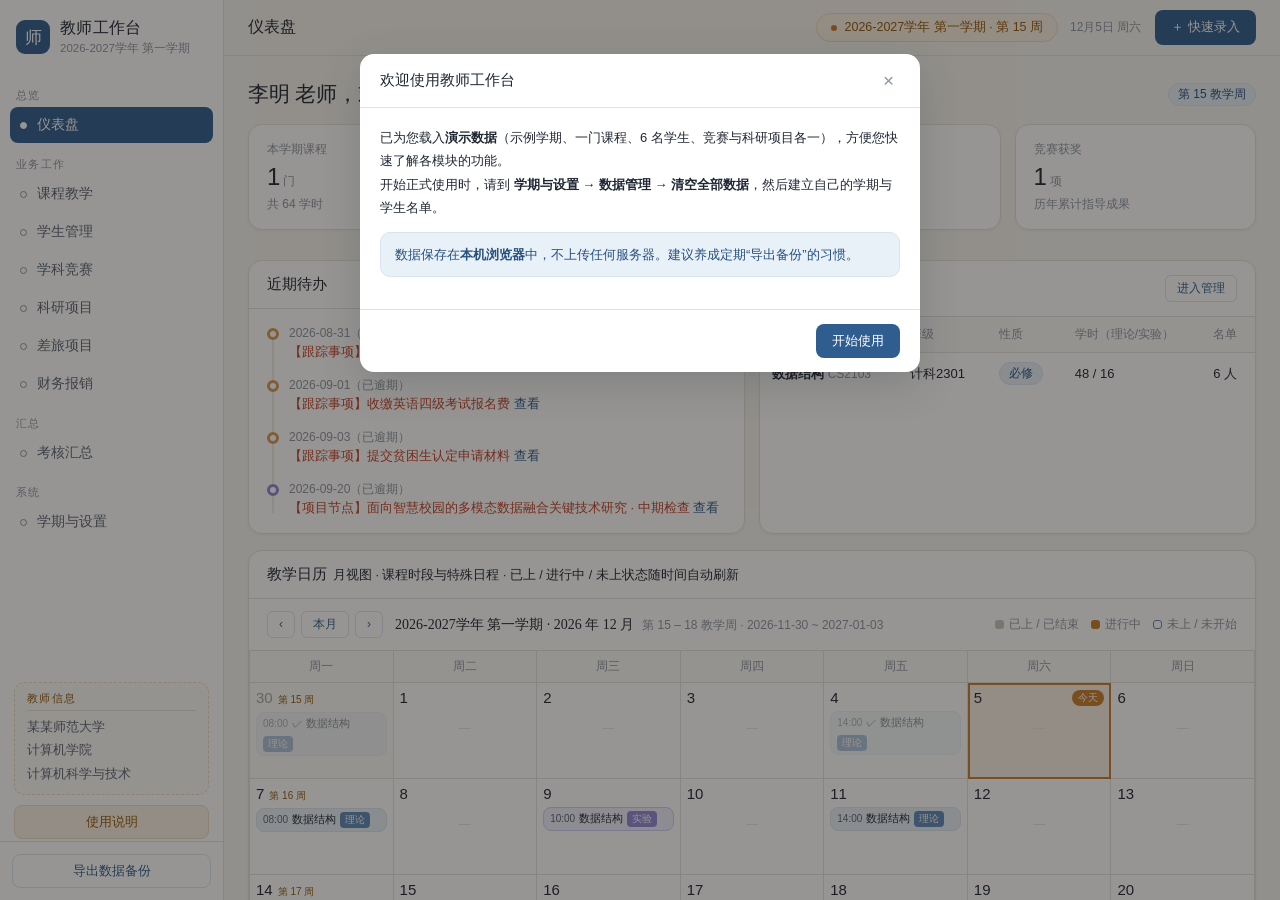
<file: index.html>
<!DOCTYPE html>
<html lang="zh-CN">
<head>
<meta charset="UTF-8">
<meta name="viewport" content="width=device-width, initial-scale=1">
<title>高校教师工作台</title>
<link rel="stylesheet" href="style.css?v=20260928">
</head>
<body>
<div id="app">
  <aside id="sidebar">
    <div class="brand">
      <div class="brand-mark">师</div>
      <div class="brand-text">
        <div class="brand-name">教师工作台</div>
        <div class="brand-sub" id="brandTerm">未设置学期</div>
      </div>
    </div>
    <nav id="nav"></nav>
    <div id="sidebar-info"></div>
    <div id="sidebar-guide">
      <button class="btn btn-light btn-block" data-action="guide">使用说明</button>
    </div>
    <div class="sidebar-foot">
      <button class="btn btn-light btn-block" data-action="backup">导出数据备份</button>
    </div>
  </aside>
  <main id="main">
    <header id="topbar">
      <div id="topbar-title">仪表盘</div>
      <div id="topbar-info"></div>
      <div id="topbar-actions">
        <button class="btn" data-action="quick-add" title="六类高频录入入口，30 秒内完成">＋ 快速录入</button>
      </div>
    </header>
    <div id="view"></div>
  </main>
</div>
<div id="modal-root"></div>
<div id="toast-root"></div>
<script src="js/data.js?v=20260928"></script>
<script src="js/ui.js?v=20260928"></script>
<script src="js/dashboard.js?v=20260928"></script>
<script src="js/settings.js?v=20260928"></script>
<script src="js/courses.js?v=20260928"></script>
<script src="js/students.js?v=20260928"></script>
<script src="js/competitions.js?v=20260928"></script>
<script src="js/projects.js?v=20260928"></script>
<script src="js/ocr.js?v=20260928"></script>
<script src="js/receipts.js?v=20260928"></script>
<script src="js/xlsx.js?v=20260928"></script>
<script src="js/trips.js?v=20260928"></script>
<script src="js/finance.js?v=20260928"></script>
<script src="js/guide.js?v=20260928"></script>
<script src="js/summary.js?v=20260928"></script>
<script src="js/main.js?v=20260928"></script>
</body>
</html>
</file>
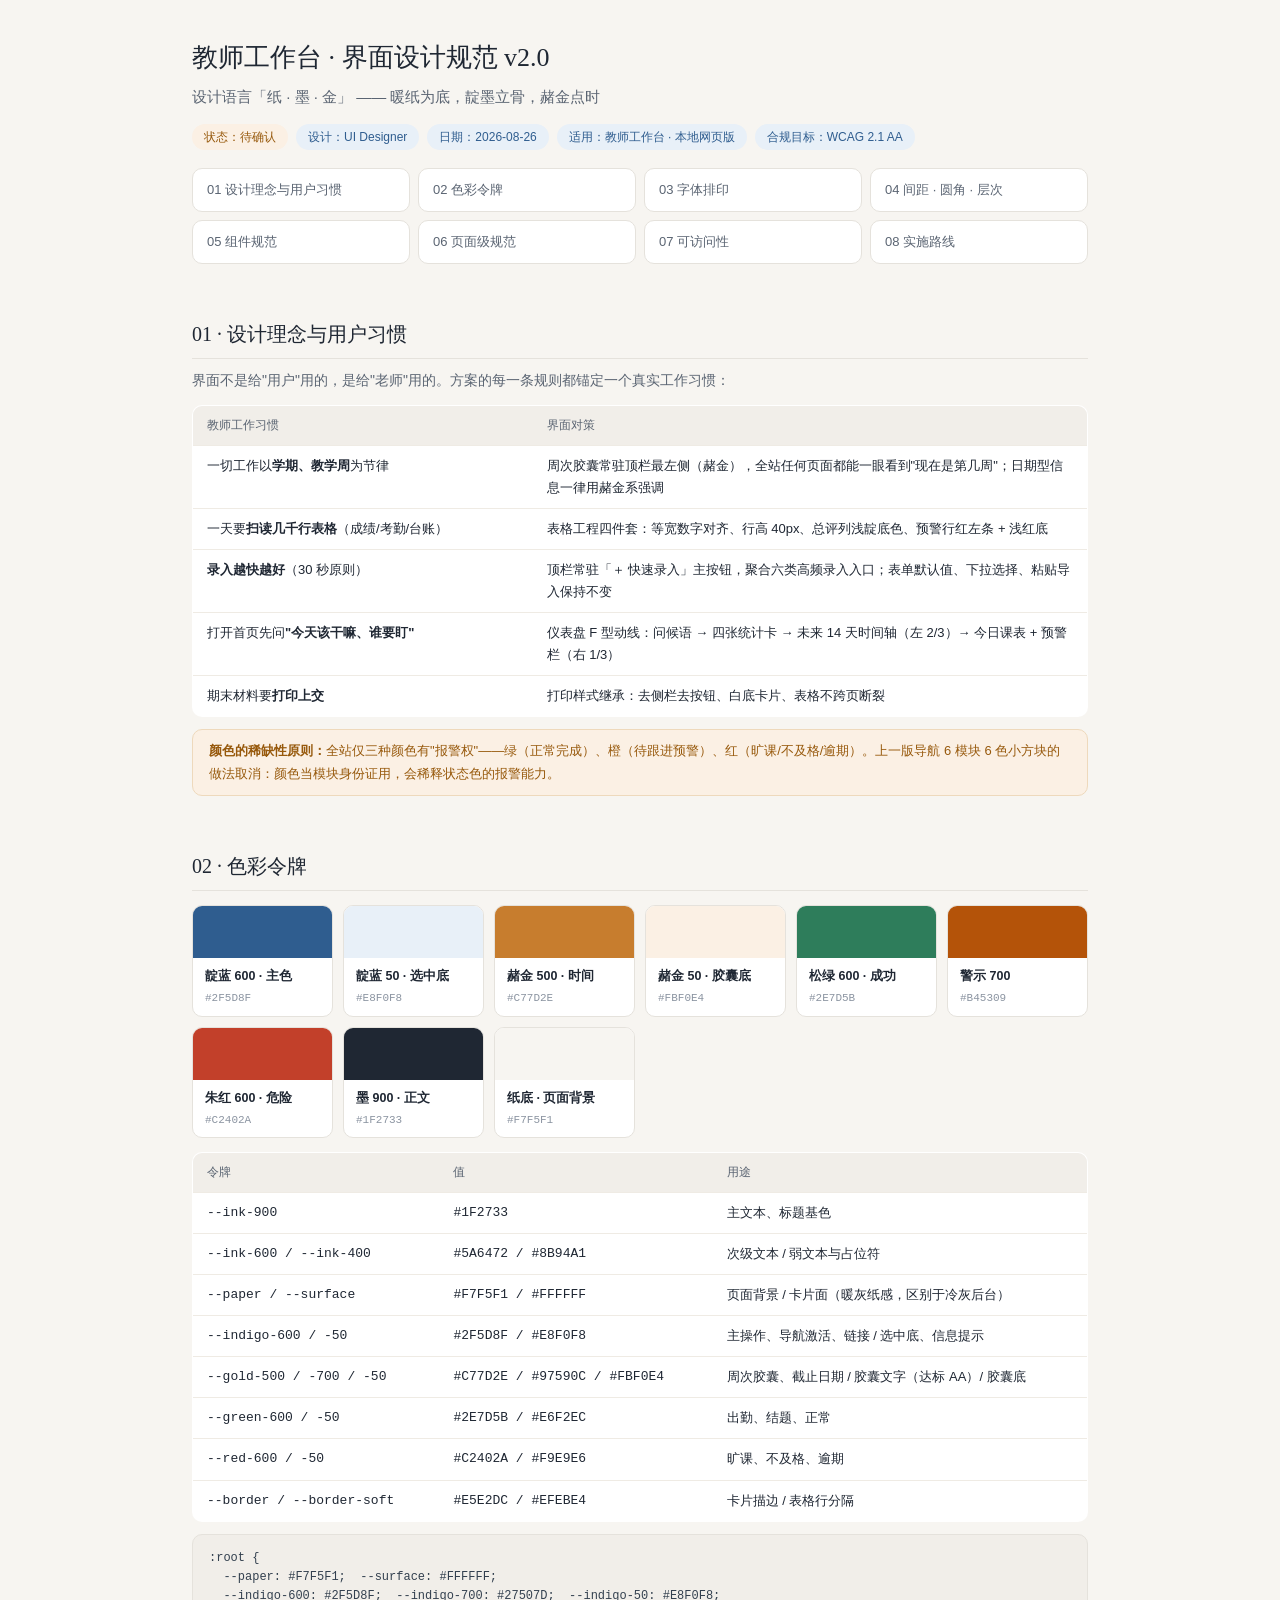
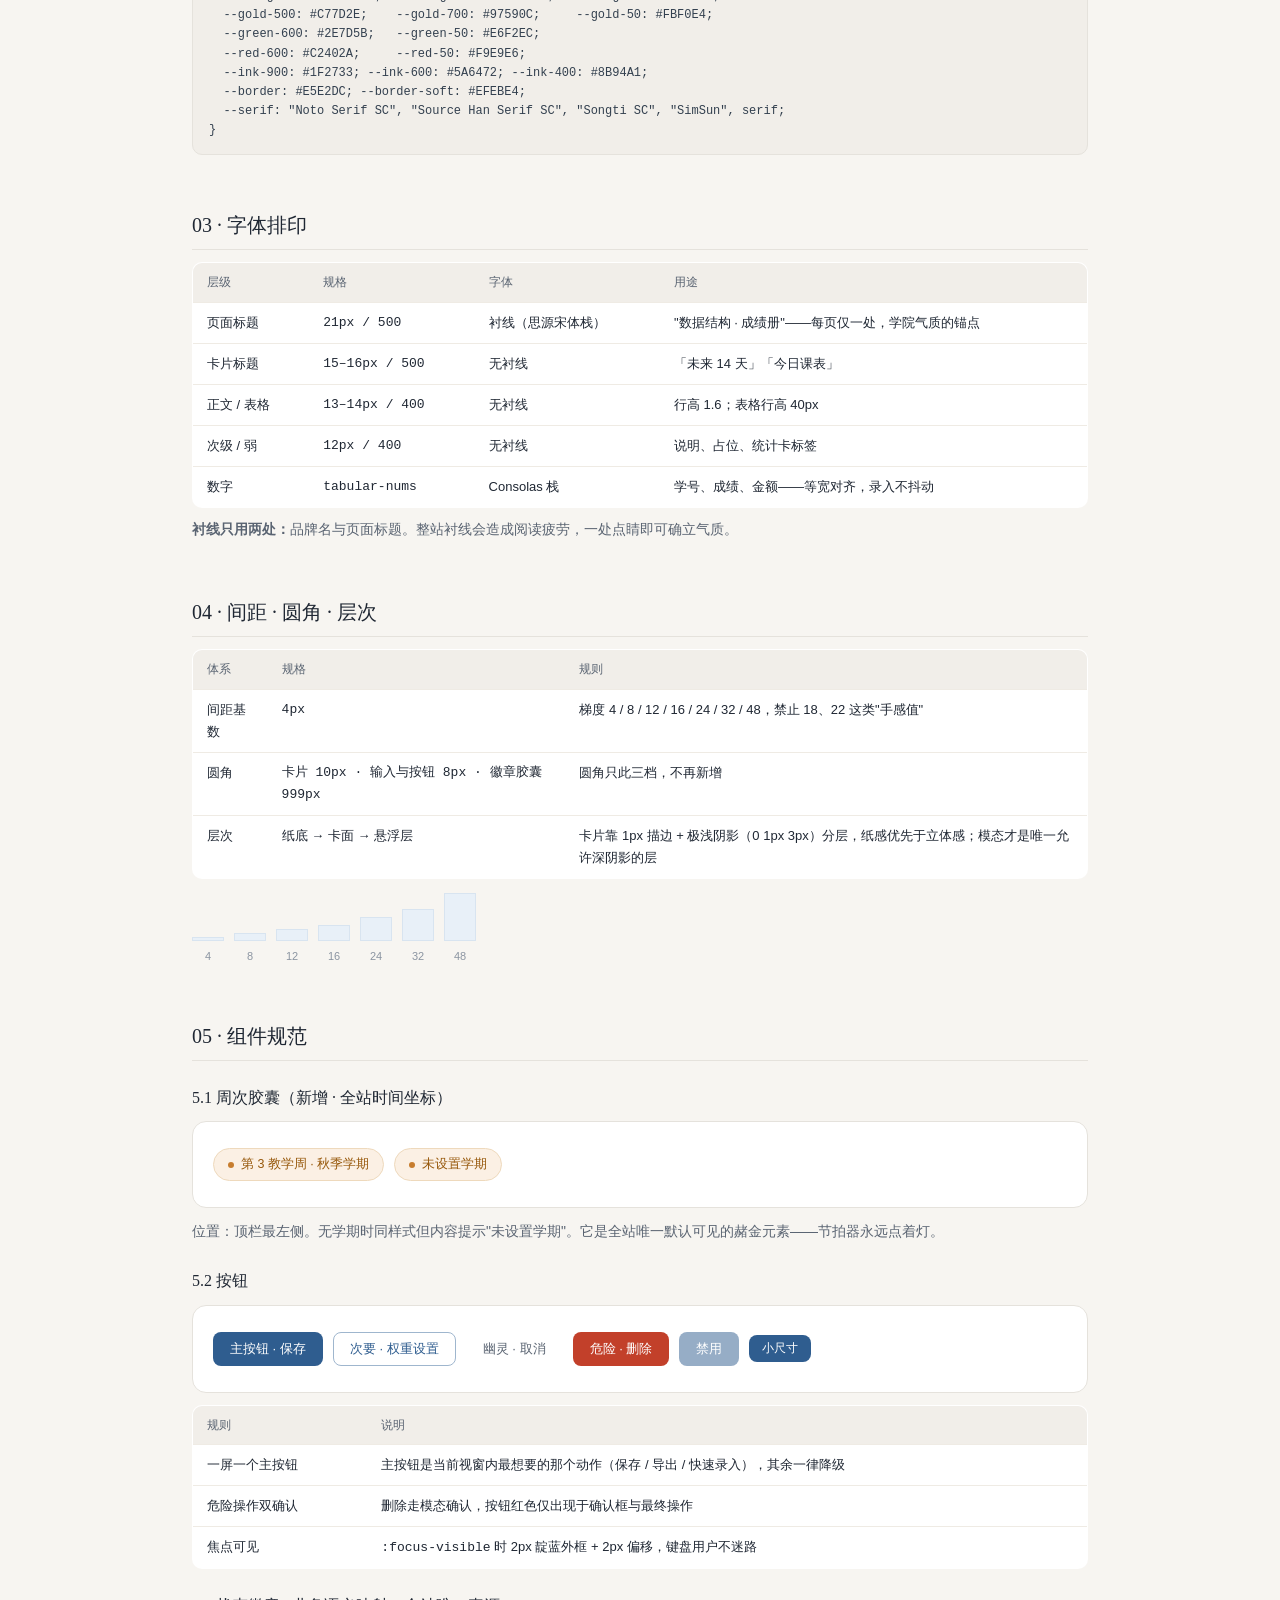
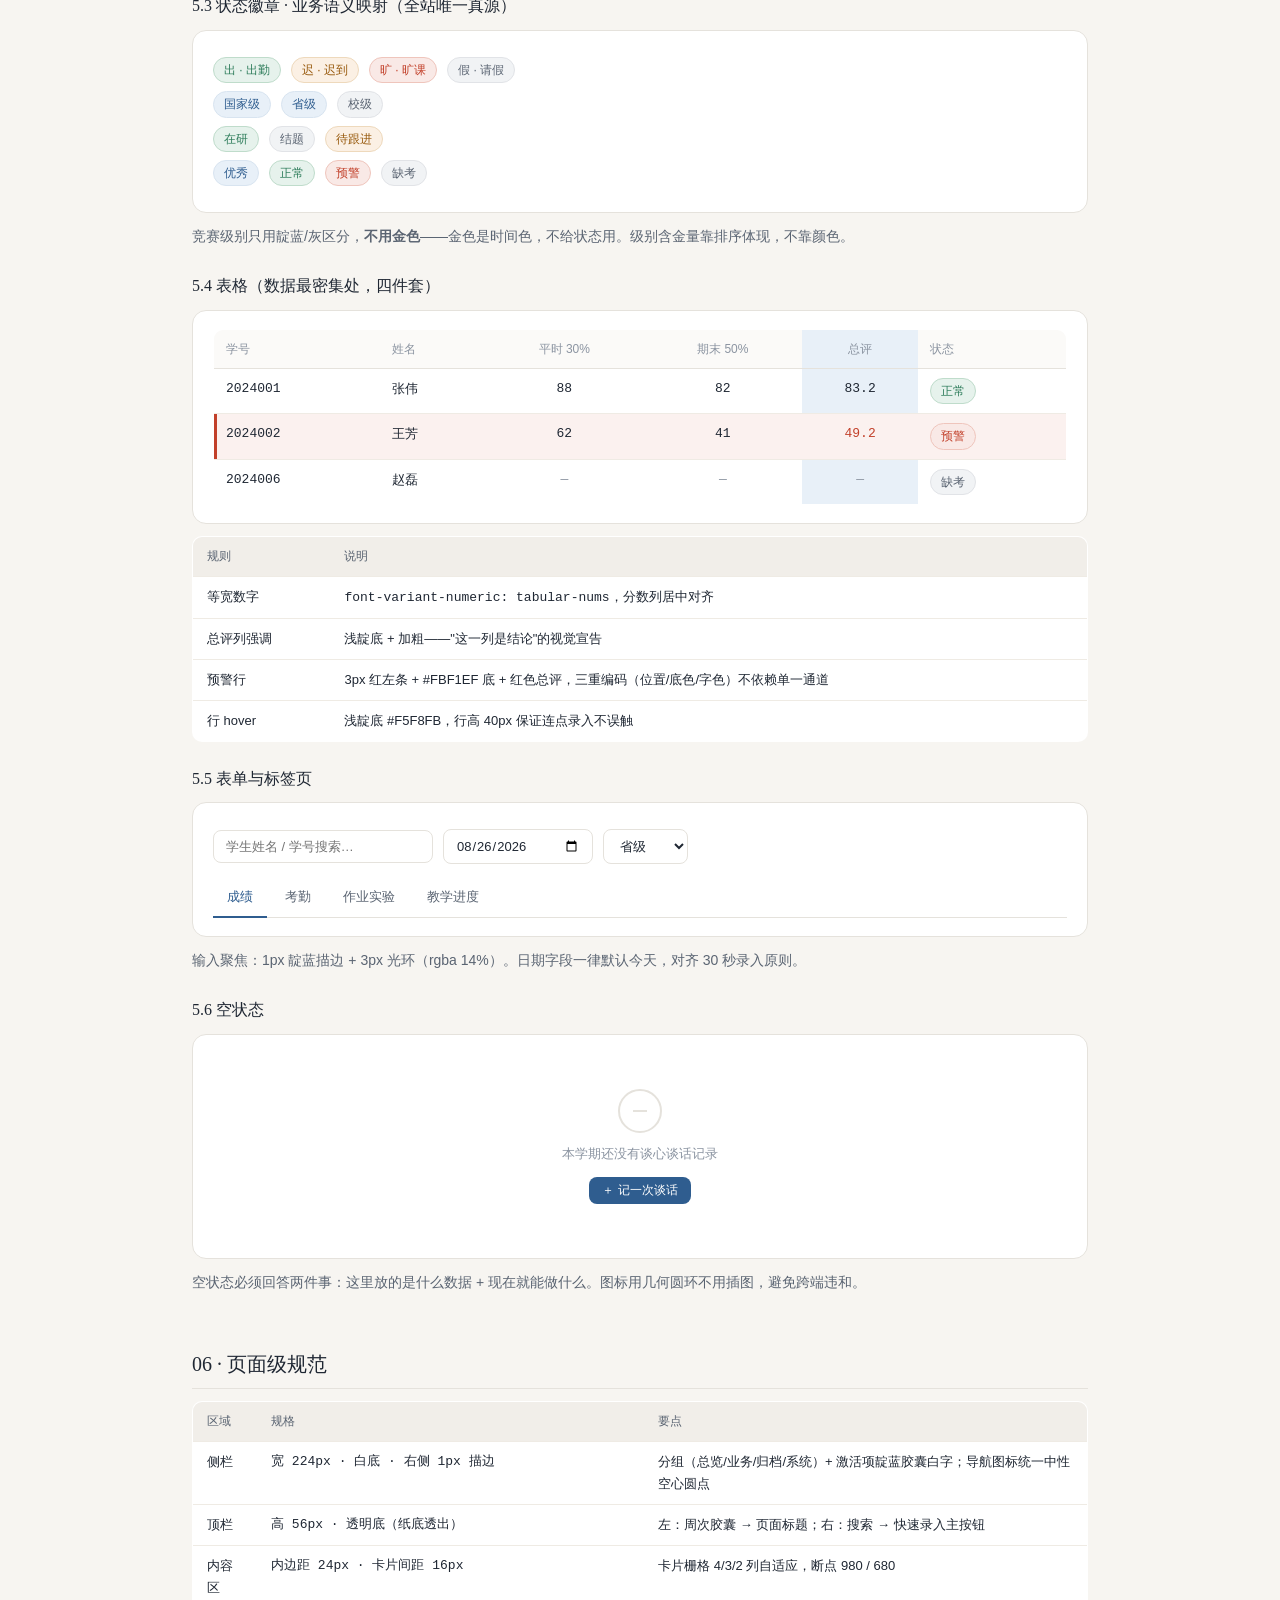
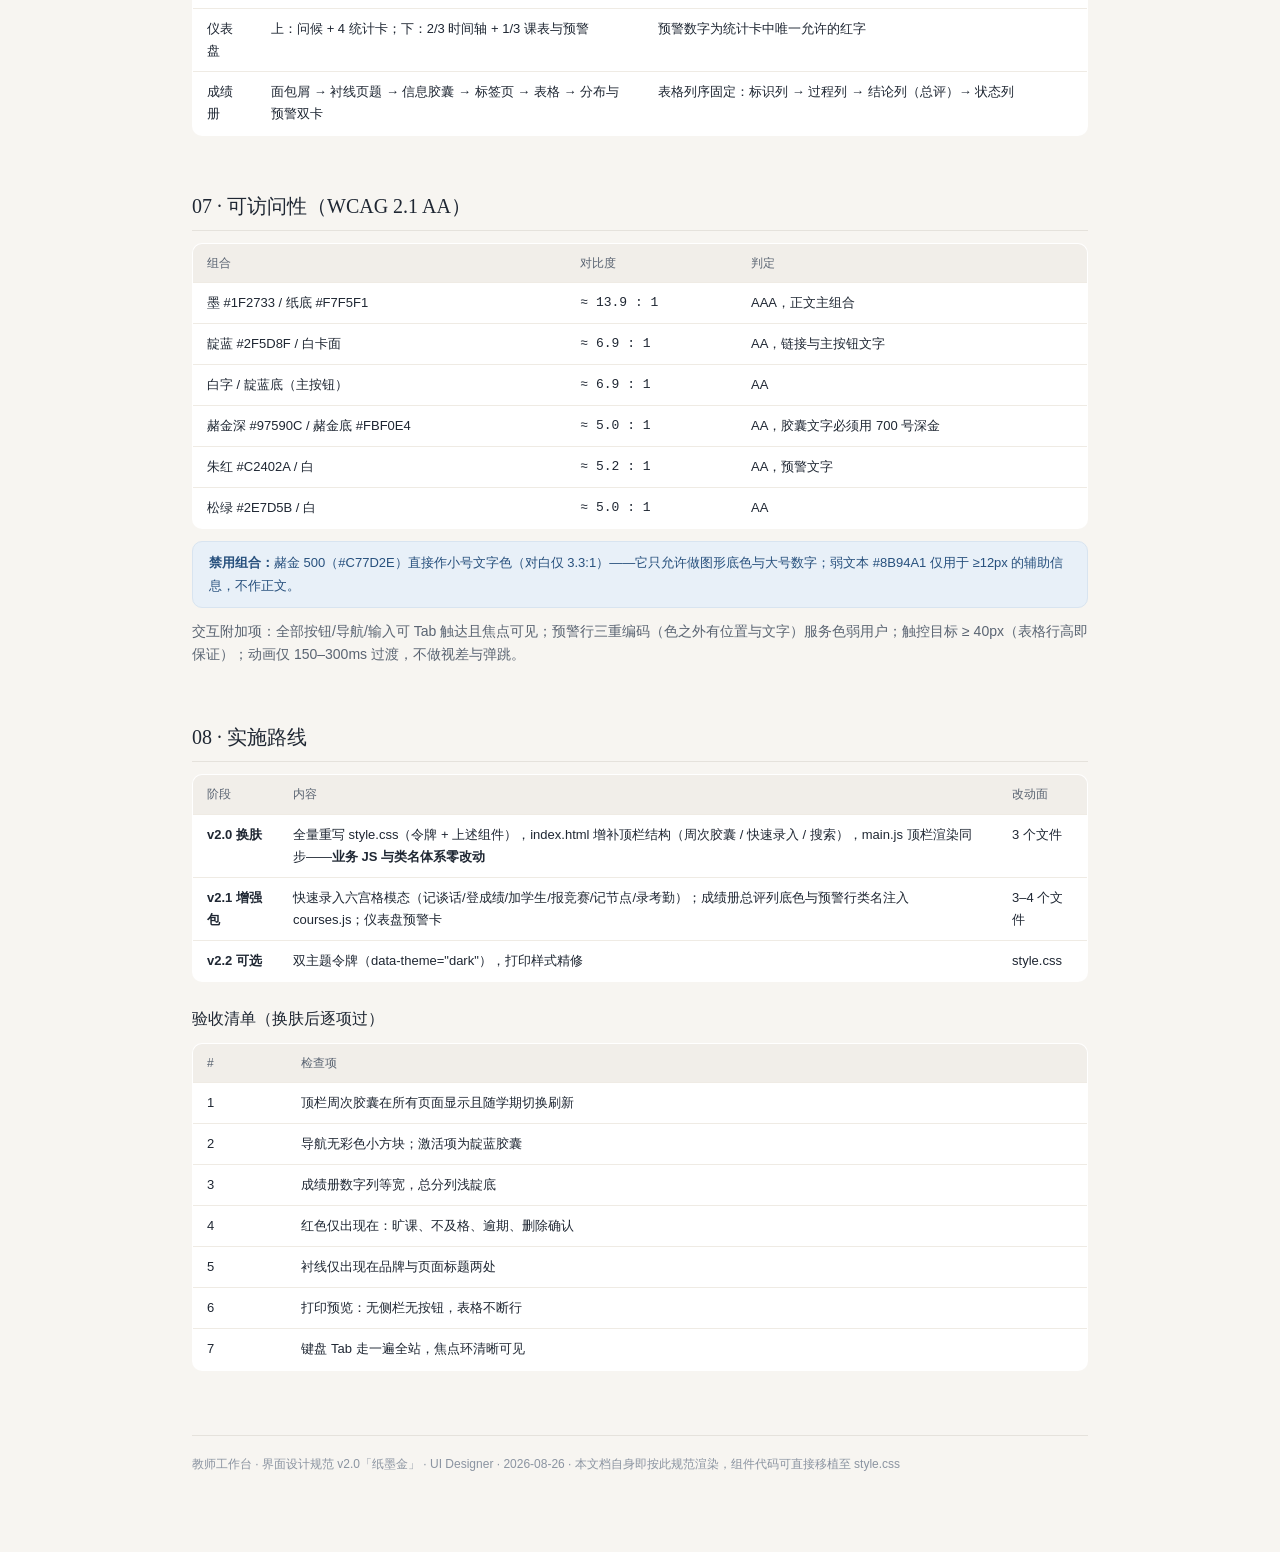
<file: 设计规范.html>
<!DOCTYPE html>
<html lang="zh-CN">
<head>
<meta charset="UTF-8">
<meta name="viewport" content="width=device-width, initial-scale=1">
<title>教师工作台 · 界面设计规范 v2.0「纸墨金」</title>
<style>
:root {
  --ink-900: #1F2733; --ink-600: #5A6472; --ink-400: #8B94A1;
  --paper: #F7F5F1; --surface: #FFFFFF; --border: #E5E2DC; --border-soft: #EFEBE4;
  --indigo-600: #2F5D8F; --indigo-700: #27507D; --indigo-50: #E8F0F8;
  --gold-500: #C77D2E; --gold-700: #97590C; --gold-50: #FBF0E4;
  --green-600: #2E7D5B; --green-50: #E6F2EC;
  --red-600: #C2402A; --red-50: #F9E9E6;
  --radius: 10px; --radius-lg: 14px;
  --serif: "Noto Serif SC", "Source Han Serif SC", "Songti SC", "SimSun", serif;
  --sans: -apple-system, "Segoe UI", "PingFang SC", "Microsoft YaHei", "Noto Sans CJK SC", sans-serif;
}
* { box-sizing: border-box; margin: 0; padding: 0; }
body { font-family: var(--sans); font-size: 14px; color: var(--ink-900); background: var(--paper); line-height: 1.7; }
.page { max-width: 960px; margin: 0 auto; padding: 40px 32px 80px; }
h1, h2, h3 { font-family: var(--serif); font-weight: 500; line-height: 1.4; }
h1 { font-size: 26px; }
h2 { font-size: 20px; margin-top: 56px; padding-bottom: 10px; border-bottom: 1px solid var(--border); }
h3 { font-size: 16px; margin: 26px 0 10px; }
p { margin: 10px 0; color: var(--ink-600); }
p strong, li strong { color: var(--ink-900); }
.meta { display: flex; flex-wrap: wrap; gap: 8px; margin: 14px 0 0; }
.meta span { font-size: 12px; padding: 3px 12px; border-radius: 999px; background: var(--indigo-50); color: var(--indigo-600); }
.meta span.gold { background: var(--gold-50); color: var(--gold-700); }
.toc { display: grid; grid-template-columns: repeat(auto-fill, minmax(200px, 1fr)); gap: 8px; margin-top: 18px; }
.toc a { display: block; padding: 10px 14px; background: var(--surface); border: 1px solid var(--border); border-radius: 10px; text-decoration: none; color: var(--ink-600); font-size: 13px; }
.toc a:hover { border-color: var(--indigo-600); color: var(--indigo-600); }
table { width: 100%; border-collapse: collapse; background: var(--surface); border: 1px solid var(--border); border-radius: var(--radius); overflow: hidden; margin: 12px 0 4px; font-size: 13px; }
th { text-align: left; padding: 9px 14px; background: #F1EEE9; color: var(--ink-600); font-weight: 500; font-size: 12px; }
td { padding: 9px 14px; border-top: 1px solid var(--border-soft); vertical-align: top; }
td.num { font-family: Consolas, "SF Mono", monospace; font-variant-numeric: tabular-nums; }
.swatches { display: grid; grid-template-columns: repeat(auto-fill, minmax(130px, 1fr)); gap: 10px; margin: 14px 0; }
.sw { border-radius: 10px; overflow: hidden; border: 1px solid var(--border); background: var(--surface); }
.sw .c { height: 52px; }
.sw .l { padding: 8px 12px; font-size: 12px; }
.sw .l b { display: block; font-size: 12.5px; color: var(--ink-900); }
.sw .l span { color: var(--ink-400); font-family: Consolas, monospace; font-size: 11px; }
.code { background: #F1EEE9; border: 1px solid var(--border); border-radius: 10px; padding: 14px 16px; font-family: Consolas, "SF Mono", monospace; font-size: 12px; color: #33404F; overflow-x: auto; white-space: pre; line-height: 1.6; margin: 12px 0; }
.note { background: var(--indigo-50); border: 1px solid #D8E4F0; border-radius: 10px; padding: 10px 16px; font-size: 13px; color: var(--indigo-700); margin: 12px 0; }
.note.gold { background: var(--gold-50); border-color: #EED9BC; color: var(--gold-700); }
.demos { background: var(--surface); border: 1px solid var(--border); border-radius: var(--radius-lg); padding: 18px 20px; margin: 12px 0; }
.row { display: flex; align-items: center; gap: 10px; flex-wrap: wrap; margin: 8px 0; }
.btn { display: inline-flex; align-items: center; gap: 6px; padding: 7px 16px; border-radius: 8px; border: 1px solid transparent; background: var(--indigo-600); color: #fff; font-size: 13px; cursor: pointer; font-family: inherit; line-height: 1.4; white-space: nowrap; }
.btn:hover { background: var(--indigo-700); }
.btn-light { background: #fff; color: var(--indigo-600); border-color: #9FB6CE; }
.btn-light:hover { background: var(--indigo-50); }
.btn-ghost { background: transparent; color: var(--ink-600); border-color: transparent; }
.btn-ghost:hover { background: #F1EEE9; color: var(--ink-900); }
.btn-danger { background: var(--red-600); }
.btn-danger:hover { background: #A33625; }
.btn-sm { padding: 4px 12px; font-size: 12px; }
.badge { display: inline-flex; align-items: center; padding: 2px 10px; font-size: 12px; border-radius: 999px; border: 1px solid transparent; white-space: nowrap; }
.badge-blue { background: var(--indigo-50); color: var(--indigo-600); border-color: #D8E4F0; }
.badge-green { background: var(--green-50); color: var(--green-600); border-color: #BFDCCB; }
.badge-amber { background: var(--gold-50); color: var(--gold-700); border-color: #EED9BC; }
.badge-red { background: var(--red-50); color: var(--red-600); border-color: #EFC5BC; }
.badge-gray { background: #F1F3F5; color: var(--ink-600); border-color: #E1E3E7; }
.pill { display: inline-flex; align-items: center; gap: 7px; padding: 5px 14px; border-radius: 999px; background: var(--gold-50); border: 1px solid #EED9BC; font-size: 12.5px; color: var(--gold-700); }
.pill i { width: 6px; height: 6px; border-radius: 50%; background: var(--gold-500); }
.input { padding: 8px 12px; border: 1px solid var(--border); border-radius: 8px; font-size: 13px; font-family: inherit; color: var(--ink-900); background: #fff; outline: none; }
.input:focus { border-color: var(--indigo-600); box-shadow: 0 0 0 3px rgba(47, 93, 143, .14); }
.tbl { width: 100%; border-collapse: collapse; font-size: 13px; margin: 0; }
.tbl th { text-align: left; padding: 9px 12px; color: var(--ink-400); font-weight: 500; font-size: 12px; border-bottom: 1px solid var(--border); background: #FBFAF8; }
.tbl td { padding: 9px 12px; border-bottom: 1px solid var(--border-soft); }
.tbl td.num { font-family: Consolas, "SF Mono", monospace; font-variant-numeric: tabular-nums; }
.tbl td.hl { background: var(--indigo-50); font-weight: 500; }
.tbl tr.warn td { background: #FBF1EF; }
.tbl tr.warn td:first-child { box-shadow: inset 3px 0 0 var(--red-600); }
.tbl tr:hover td { background: #F5F8FB; }
.tbl tr.warn:hover td { background: #F7E7E3; }
.tabs { display: flex; gap: 4px; border-bottom: 1px solid var(--border); flex-wrap: wrap; }
.tab { padding: 8px 14px; font-size: 13px; color: var(--ink-600); cursor: pointer; border-bottom: 2px solid transparent; margin-bottom: -1px; }
.tab.active { color: var(--indigo-600); font-weight: 500; border-bottom-color: var(--indigo-600); }
.empty { text-align: center; padding: 36px 20px; color: var(--ink-400); font-size: 13px; }
.empty .ring { width: 44px; height: 44px; margin: 0 auto 10px; border: 2px solid var(--border); border-radius: 50%; position: relative; }
.empty .ring::after { content: ""; position: absolute; left: 50%; top: 50%; width: 14px; height: 2px; background: var(--border); transform: translate(-50%, -50%); }
.scale { display: flex; align-items: flex-end; gap: 10px; margin: 14px 0; }
.scale div { text-align: center; font-size: 11px; color: var(--ink-400); }
.scale b { display: block; background: var(--indigo-50); border: 1px solid #D8E4F0; margin-bottom: 6px; }
footer { margin-top: 64px; padding-top: 18px; border-top: 1px solid var(--border); font-size: 12px; color: var(--ink-400); }
</style>
</head>
<body>
<div class="page">

<h1>教师工作台 · 界面设计规范 v2.0</h1>
<p style="font-size:15px; margin-top:8px;">设计语言「纸 · 墨 · 金」 —— 暖纸为底，靛墨立骨，赭金点时</p>
<div class="meta">
  <span class="gold">状态：待确认</span>
  <span>设计：UI Designer</span>
  <span>日期：2026-08-26</span>
  <span>适用：教师工作台 · 本地网页版</span>
  <span>合规目标：WCAG 2.1 AA</span>
</div>

<div class="toc">
  <a href="#s1">01 设计理念与用户习惯</a>
  <a href="#s2">02 色彩令牌</a>
  <a href="#s3">03 字体排印</a>
  <a href="#s4">04 间距 · 圆角 · 层次</a>
  <a href="#s5">05 组件规范</a>
  <a href="#s6">06 页面级规范</a>
  <a href="#s7">07 可访问性</a>
  <a href="#s8">08 实施路线</a>
</div>

<h2 id="s1">01 · 设计理念与用户习惯</h2>
<p>界面不是给"用户"用的，是给"老师"用的。方案的每一条规则都锚定一个真实工作习惯：</p>
<table>
  <tr><th style="width:38%">教师工作习惯</th><th>界面对策</th></tr>
  <tr><td>一切工作以<b>学期、教学周</b>为节律</td><td>周次胶囊常驻顶栏最左侧（赭金），全站任何页面都能一眼看到"现在是第几周"；日期型信息一律用赭金系强调</td></tr>
  <tr><td>一天要<b>扫读几千行表格</b>（成绩/考勤/台账）</td><td>表格工程四件套：等宽数字对齐、行高 40px、总评列浅靛底色、预警行红左条 + 浅红底</td></tr>
  <tr><td><b>录入越快越好</b>（30 秒原则）</td><td>顶栏常驻「＋ 快速录入」主按钮，聚合六类高频录入入口；表单默认值、下拉选择、粘贴导入保持不变</td></tr>
  <tr><td>打开首页先问<b>"今天该干嘛、谁要盯"</b></td><td>仪表盘 F 型动线：问候语 → 四张统计卡 → 未来 14 天时间轴（左 2/3）→ 今日课表 + 预警栏（右 1/3）</td></tr>
  <tr><td>期末材料要<b>打印上交</b></td><td>打印样式继承：去侧栏去按钮、白底卡片、表格不跨页断裂</td></tr>
</table>
<div class="note gold"><b>颜色的稀缺性原则：</b>全站仅三种颜色有"报警权"——绿（正常完成）、橙（待跟进预警）、红（旷课/不及格/逾期）。上一版导航 6 模块 6 色小方块的做法取消：颜色当模块身份证用，会稀释状态色的报警能力。</div>

<h2 id="s2">02 · 色彩令牌</h2>
<div class="swatches">
  <div class="sw"><div class="c" style="background:#2F5D8F"></div><div class="l"><b>靛蓝 600 · 主色</b><span>#2F5D8F</span></div></div>
  <div class="sw"><div class="c" style="background:#E8F0F8"></div><div class="l"><b>靛蓝 50 · 选中底</b><span>#E8F0F8</span></div></div>
  <div class="sw"><div class="c" style="background:#C77D2E"></div><div class="l"><b>赭金 500 · 时间</b><span>#C77D2E</span></div></div>
  <div class="sw"><div class="c" style="background:#FBF0E4"></div><div class="l"><b>赭金 50 · 胶囊底</b><span>#FBF0E4</span></div></div>
  <div class="sw"><div class="c" style="background:#2E7D5B"></div><div class="l"><b>松绿 600 · 成功</b><span>#2E7D5B</span></div></div>
  <div class="sw"><div class="c" style="background:#B45309"></div><div class="l"><b>警示 700</b><span>#B45309</span></div></div>
  <div class="sw"><div class="c" style="background:#C2402A"></div><div class="l"><b>朱红 600 · 危险</b><span>#C2402A</span></div></div>
  <div class="sw"><div class="c" style="background:#1F2733"></div><div class="l"><b>墨 900 · 正文</b><span>#1F2733</span></div></div>
  <div class="sw"><div class="c" style="background:#F7F5F1"></div><div class="l"><b>纸底 · 页面背景</b><span>#F7F5F1</span></div></div>
</div>
<table>
  <tr><th>令牌</th><th>值</th><th>用途</th></tr>
  <tr><td class="num">--ink-900</td><td class="num">#1F2733</td><td>主文本、标题基色</td></tr>
  <tr><td class="num">--ink-600 / --ink-400</td><td class="num">#5A6472 / #8B94A1</td><td>次级文本 / 弱文本与占位符</td></tr>
  <tr><td class="num">--paper / --surface</td><td class="num">#F7F5F1 / #FFFFFF</td><td>页面背景 / 卡片面（暖灰纸感，区别于冷灰后台）</td></tr>
  <tr><td class="num">--indigo-600 / -50</td><td class="num">#2F5D8F / #E8F0F8</td><td>主操作、导航激活、链接 / 选中底、信息提示</td></tr>
  <tr><td class="num">--gold-500 / -700 / -50</td><td class="num">#C77D2E / #97590C / #FBF0E4</td><td>周次胶囊、截止日期 / 胶囊文字（达标 AA）/ 胶囊底</td></tr>
  <tr><td class="num">--green-600 / -50</td><td class="num">#2E7D5B / #E6F2EC</td><td>出勤、结题、正常</td></tr>
  <tr><td class="num">--red-600 / -50</td><td class="num">#C2402A / #F9E9E6</td><td>旷课、不及格、逾期</td></tr>
  <tr><td class="num">--border / --border-soft</td><td class="num">#E5E2DC / #EFEBE4</td><td>卡片描边 / 表格行分隔</td></tr>
</table>
<div class="code">:root {
  --paper: #F7F5F1;  --surface: #FFFFFF;
  --indigo-600: #2F5D8F;  --indigo-700: #27507D;  --indigo-50: #E8F0F8;
  --gold-500: #C77D2E;    --gold-700: #97590C;     --gold-50: #FBF0E4;
  --green-600: #2E7D5B;   --green-50: #E6F2EC;
  --red-600: #C2402A;     --red-50: #F9E9E6;
  --ink-900: #1F2733; --ink-600: #5A6472; --ink-400: #8B94A1;
  --border: #E5E2DC; --border-soft: #EFEBE4;
  --serif: "Noto Serif SC", "Source Han Serif SC", "Songti SC", "SimSun", serif;
}</div>

<h2 id="s3">03 · 字体排印</h2>
<table>
  <tr><th>层级</th><th>规格</th><th>字体</th><th>用途</th></tr>
  <tr><td>页面标题</td><td class="num">21px / 500</td><td>衬线（思源宋体栈）</td><td>"数据结构 · 成绩册"——每页仅一处，学院气质的锚点</td></tr>
  <tr><td>卡片标题</td><td class="num">15–16px / 500</td><td>无衬线</td><td>「未来 14 天」「今日课表」</td></tr>
  <tr><td>正文 / 表格</td><td class="num">13–14px / 400</td><td>无衬线</td><td>行高 1.6；表格行高 40px</td></tr>
  <tr><td>次级 / 弱</td><td class="num">12px / 400</td><td>无衬线</td><td>说明、占位、统计卡标签</td></tr>
  <tr><td>数字</td><td class="num">tabular-nums</td><td>Consolas 栈</td><td>学号、成绩、金额——等宽对齐，录入不抖动</td></tr>
</table>
<p><b>衬线只用两处：</b>品牌名与页面标题。整站衬线会造成阅读疲劳，一处点睛即可确立气质。</p>

<h2 id="s4">04 · 间距 · 圆角 · 层次</h2>
<table>
  <tr><th>体系</th><th>规格</th><th>规则</th></tr>
  <tr><td>间距基数</td><td class="num">4px</td><td>梯度 4 / 8 / 12 / 16 / 24 / 32 / 48，禁止 18、22 这类"手感值"</td></tr>
  <tr><td>圆角</td><td class="num">卡片 10px · 输入与按钮 8px · 徽章胶囊 999px</td><td>圆角只此三档，不再新增</td></tr>
  <tr><td>层次</td><td>纸底 → 卡面 → 悬浮层</td><td>卡片靠 1px 描边 + 极浅阴影（0 1px 3px）分层，纸感优先于立体感；模态才是唯一允许深阴影的层</td></tr>
</table>
<div class="scale">
  <div><b style="height:4px;width:32px"></b>4</div>
  <div><b style="height:8px;width:32px"></b>8</div>
  <div><b style="height:12px;width:32px"></b>12</div>
  <div><b style="height:16px;width:32px"></b>16</div>
  <div><b style="height:24px;width:32px"></b>24</div>
  <div><b style="height:32px;width:32px"></b>32</div>
  <div><b style="height:48px;width:32px"></b>48</div>
</div>

<h2 id="s5">05 · 组件规范</h2>

<h3>5.1 周次胶囊（新增 · 全站时间坐标）</h3>
<div class="demos">
  <div class="row">
    <span class="pill"><i></i>第 3 教学周 · 秋季学期</span>
    <span class="pill"><i></i>未设置学期</span>
  </div>
</div>
<p>位置：顶栏最左侧。无学期时同样式但内容提示"未设置学期"。它是全站唯一默认可见的赭金元素——节拍器永远点着灯。</p>

<h3>5.2 按钮</h3>
<div class="demos">
  <div class="row">
    <button class="btn">主按钮 · 保存</button>
    <button class="btn btn-light">次要 · 权重设置</button>
    <button class="btn btn-ghost">幽灵 · 取消</button>
    <button class="btn btn-danger">危险 · 删除</button>
    <button class="btn" disabled style="opacity:.5">禁用</button>
    <button class="btn btn-sm">小尺寸</button>
  </div>
</div>
<table>
  <tr><th>规则</th><th>说明</th></tr>
  <tr><td>一屏一个主按钮</td><td>主按钮是当前视窗内最想要的那个动作（保存 / 导出 / 快速录入），其余一律降级</td></tr>
  <tr><td>危险操作双确认</td><td>删除走模态确认，按钮红色仅出现于确认框与最终操作</td></tr>
  <tr><td>焦点可见</td><td><code>:focus-visible</code> 时 2px 靛蓝外框 + 2px 偏移，键盘用户不迷路</td></tr>
</table>

<h3>5.3 状态徽章 · 业务语义映射（全站唯一真源）</h3>
<div class="demos">
  <div class="row"><span class="badge badge-green">出 · 出勤</span><span class="badge badge-amber">迟 · 迟到</span><span class="badge badge-red">旷 · 旷课</span><span class="badge badge-gray">假 · 请假</span></div>
  <div class="row"><span class="badge badge-blue">国家级</span><span class="badge badge-blue">省级</span><span class="badge badge-gray">校级</span></div>
  <div class="row"><span class="badge badge-green">在研</span><span class="badge badge-gray">结题</span><span class="badge badge-amber">待跟进</span></div>
  <div class="row"><span class="badge badge-blue">优秀</span><span class="badge badge-green">正常</span><span class="badge badge-red">预警</span><span class="badge badge-gray">缺考</span></div>
</div>
<p>竞赛级别只用靛蓝/灰区分，<b>不用金色</b>——金色是时间色，不给状态用。级别含金量靠排序体现，不靠颜色。</p>

<h3>5.4 表格（数据最密集处，四件套）</h3>
<div class="demos">
  <table class="tbl">
    <tr><th>学号</th><th>姓名</th><th style="text-align:center">平时 30%</th><th style="text-align:center">期末 50%</th><th style="text-align:center;background:#E8F0F8">总评</th><th>状态</th></tr>
    <tr><td class="num">2024001</td><td>张伟</td><td class="num" style="text-align:center">88</td><td class="num" style="text-align:center">82</td><td class="num hl" style="text-align:center">83.2</td><td><span class="badge badge-green">正常</span></td></tr>
    <tr class="warn"><td class="num">2024002</td><td>王芳</td><td class="num" style="text-align:center">62</td><td class="num" style="text-align:center">41</td><td class="num hl" style="text-align:center;color:#C2402A">49.2</td><td><span class="badge badge-red">预警</span></td></tr>
    <tr><td class="num">2024006</td><td>赵磊</td><td class="num" style="text-align:center;color:#8B94A1">—</td><td class="num" style="text-align:center;color:#8B94A1">—</td><td class="num hl" style="text-align:center;color:#8B94A1">—</td><td><span class="badge badge-gray">缺考</span></td></tr>
  </table>
</div>
<table>
  <tr><th>规则</th><th>说明</th></tr>
  <tr><td>等宽数字</td><td><code>font-variant-numeric: tabular-nums</code>，分数列居中对齐</td></tr>
  <tr><td>总评列强调</td><td>浅靛底 + 加粗——"这一列是结论"的视觉宣告</td></tr>
  <tr><td>预警行</td><td>3px 红左条 + #FBF1EF 底 + 红色总评，三重编码（位置/底色/字色）不依赖单一通道</td></tr>
  <tr><td>行 hover</td><td>浅靛底 #F5F8FB，行高 40px 保证连点录入不误触</td></tr>
</table>

<h3>5.5 表单与标签页</h3>
<div class="demos">
  <div class="row">
    <input class="input" placeholder="学生姓名 / 学号搜索…" style="width:220px">
    <input class="input" value="2026-08-26" type="date" style="width:150px">
    <select class="input"><option>省级</option><option>国家级</option><option>校级</option></select>
  </div>
  <div class="tabs" style="margin-top:14px">
    <div class="tab active">成绩</div><div class="tab">考勤</div><div class="tab">作业实验</div><div class="tab">教学进度</div>
  </div>
</div>
<p>输入聚焦：1px 靛蓝描边 + 3px 光环（rgba 14%）。日期字段一律默认今天，对齐 30 秒录入原则。</p>

<h3>5.6 空状态</h3>
<div class="demos">
  <div class="empty">
    <div class="ring"></div>
    本学期还没有谈心谈话记录
    <div style="margin-top:12px"><button class="btn btn-sm">＋ 记一次谈话</button></div>
  </div>
</div>
<p>空状态必须回答两件事：这里放的是什么数据 + 现在就能做什么。图标用几何圆环不用插图，避免跨端违和。</p>

<h2 id="s6">06 · 页面级规范</h2>
<table>
  <tr><th>区域</th><th>规格</th><th>要点</th></tr>
  <tr><td>侧栏</td><td class="num">宽 224px · 白底 · 右侧 1px 描边</td><td>分组（总览/业务/归档/系统）+ 激活项靛蓝胶囊白字；导航图标统一中性空心圆点</td></tr>
  <tr><td>顶栏</td><td class="num">高 56px · 透明底（纸底透出）</td><td>左：周次胶囊 → 页面标题；右：搜索 → 快速录入主按钮</td></tr>
  <tr><td>内容区</td><td class="num">内边距 24px · 卡片间距 16px</td><td>卡片栅格 4/3/2 列自适应，断点 980 / 680</td></tr>
  <tr><td>仪表盘</td><td>上：问候 + 4 统计卡；下：2/3 时间轴 + 1/3 课表与预警</td><td>预警数字为统计卡中唯一允许的红字</td></tr>
  <tr><td>成绩册</td><td>面包屑 → 衬线页题 → 信息胶囊 → 标签页 → 表格 → 分布与预警双卡</td><td>表格列序固定：标识列 → 过程列 → 结论列（总评）→ 状态列</td></tr>
</table>

<h2 id="s7">07 · 可访问性（WCAG 2.1 AA）</h2>
<table>
  <tr><th>组合</th><th>对比度</th><th>判定</th></tr>
  <tr><td>墨 #1F2733 / 纸底 #F7F5F1</td><td class="num">≈ 13.9 : 1</td><td>AAA，正文主组合</td></tr>
  <tr><td>靛蓝 #2F5D8F / 白卡面</td><td class="num">≈ 6.9 : 1</td><td>AA，链接与主按钮文字</td></tr>
  <tr><td>白字 / 靛蓝底（主按钮）</td><td class="num">≈ 6.9 : 1</td><td>AA</td></tr>
  <tr><td>赭金深 #97590C / 赭金底 #FBF0E4</td><td class="num">≈ 5.0 : 1</td><td>AA，胶囊文字必须用 700 号深金</td></tr>
  <tr><td>朱红 #C2402A / 白</td><td class="num">≈ 5.2 : 1</td><td>AA，预警文字</td></tr>
  <tr><td>松绿 #2E7D5B / 白</td><td class="num">≈ 5.0 : 1</td><td>AA</td></tr>
</table>
<div class="note"><b>禁用组合：</b>赭金 500（#C77D2E）直接作小号文字色（对白仅 3.3:1）——它只允许做图形底色与大号数字；弱文本 #8B94A1 仅用于 ≥12px 的辅助信息，不作正文。</div>
<p>交互附加项：全部按钮/导航/输入可 Tab 触达且焦点可见；预警行三重编码（色之外有位置与文字）服务色弱用户；触控目标 ≥ 40px（表格行高即保证）；动画仅 150–300ms 过渡，不做视差与弹跳。</p>

<h2 id="s8">08 · 实施路线</h2>
<table>
  <tr><th>阶段</th><th>内容</th><th>改动面</th></tr>
  <tr><td><b>v2.0 换肤</b></td><td>全量重写 style.css（令牌 + 上述组件），index.html 增补顶栏结构（周次胶囊 / 快速录入 / 搜索），main.js 顶栏渲染同步——<b>业务 JS 与类名体系零改动</b></td><td>3 个文件</td></tr>
  <tr><td><b>v2.1 增强包</b></td><td>快速录入六宫格模态（记谈话/登成绩/加学生/报竞赛/记节点/录考勤）；成绩册总评列底色与预警行类名注入 courses.js；仪表盘预警卡</td><td>3–4 个文件</td></tr>
  <tr><td><b>v2.2 可选</b></td><td>双主题令牌（data-theme="dark"），打印样式精修</td><td>style.css</td></tr>
</table>
<h3>验收清单（换肤后逐项过）</h3>
<table>
  <tr><th>#</th><th>检查项</th></tr>
  <tr><td>1</td><td>顶栏周次胶囊在所有页面显示且随学期切换刷新</td></tr>
  <tr><td>2</td><td>导航无彩色小方块；激活项为靛蓝胶囊</td></tr>
  <tr><td>3</td><td>成绩册数字列等宽，总分列浅靛底</td></tr>
  <tr><td>4</td><td>红色仅出现在：旷课、不及格、逾期、删除确认</td></tr>
  <tr><td>5</td><td>衬线仅出现在品牌与页面标题两处</td></tr>
  <tr><td>6</td><td>打印预览：无侧栏无按钮，表格不断行</td></tr>
  <tr><td>7</td><td>键盘 Tab 走一遍全站，焦点环清晰可见</td></tr>
</table>

<footer>
  教师工作台 · 界面设计规范 v2.0「纸墨金」 · UI Designer · 2026-08-26 · 本文档自身即按此规范渲染，组件代码可直接移植至 style.css
</footer>

</div>
</body>
</html>
</file>
<file: style.css>
/* ============================================================
   教师工作台 v2.0 · 设计语言「纸 · 墨 · 金」
   —— 暖纸为底 · 靛墨立骨 · 赭金点时
   令牌化双主题：默认浅色；<html data-theme="dark"> 启用深色（预留）
   类名与 v1 完全兼容，业务 JS 零改动
   ============================================================ */

:root {
  /* —— 基础令牌 —— */
  --paper: #F7F5F1;
  --surface: #FFFFFF;
  --surface-2: #FBFAF8;
  --line: #E5E2DC;
  --line-soft: #EFEBE4;

  --ink: #1F2733;
  --ink-2: #5A6472;
  --ink-3: #8B94A1;

  --primary: #2F5D8F;
  --primary-strong: #27507D;
  --primary-tint: #E8F0F8;
  --primary-line: #D8E4F0;

  --gold: #C77D2E;
  --gold-strong: #97590C;
  --gold-tint: #FBF0E4;
  --gold-line: #EED9BC;

  --ok: #2E7D5B;   --ok-tint: #E6F2EC;  --ok-line: #BFDCCB;
  --warn: #B45309;
  --danger: #C2402A; --danger-strong: #A33625; --danger-tint: #F9E9E6; --danger-line: #EFC5BC;
  --violet: #534AB7; --violet-tint: #EEEDFE;
  --teal: #2E7D7D; --teal-strong: #225F5F; --teal-tint: #E4F2F2; --teal-line: #C2E2E2;

  --on-primary: #FFFFFF;
  --hover-bg: #F1EEE9;
  --row-hover: #F5F8FB;
  --bar-bg: #F1EEE9;
  --focus-ring: 0 0 0 3px rgba(47, 93, 143, .16);
  --shadow: 0 1px 3px rgba(31, 39, 51, .05);
  --shadow-lg: 0 12px 40px rgba(31, 39, 51, .18);

  /* —— 字体 —— */
  --serif: "Noto Serif SC", "Source Han Serif SC", "Songti SC", "SimSun", serif;
  --sans: -apple-system, "Segoe UI", "PingFang SC", "Microsoft YaHei", "Noto Sans CJK SC", sans-serif;
  --mono: Consolas, "SF Mono", "Cascadia Mono", Menlo, monospace;

  /* —— 几何 —— */
  --radius: 10px;
  --radius-lg: 14px;
  --sidebar-w: 224px;

  /* —— v1 变量别名层（供业务 JS 内联样式引用，勿删） —— */
  --blue-50: var(--primary-tint); --blue-100: #B5CBE3; --blue-400: #5F87B8;
  --blue-600: var(--primary); --blue-800: var(--primary-strong);
  --green-50: var(--ok-tint); --green-400: #5FA985; --green-600: var(--ok); --green-800: #245943;
  --amber-50: var(--gold-tint); --amber-400: #D89A55; --amber-600: var(--warn); --amber-800: #7C3E08;
  --purple-50: var(--violet-tint); --purple-400: #8F86D6; --purple-600: var(--violet); --purple-800: #3C3489;
  --red-50: var(--danger-tint); --red-400: #D9705E; --red-600: var(--danger); --red-800: #8C2B1C;
  --gray-50: #F1EEE9; --gray-200: #C9C6BE; --gray-400: #9BA0A8; --gray-600: #6E7680;
  --teal-50: var(--teal-tint); --teal-400: #4FA3A3; --teal-600: var(--teal);
  --bg: var(--paper); --card: var(--surface); --border: var(--line);
  --text: var(--ink); --text-2: var(--ink-2); --text-3: var(--ink-3);
}

/* —— 深色主题（预留：本期不启用，切换即用） —— */
[data-theme="dark"] {
  --paper: #191B1E;
  --surface: #1F2226;
  --surface-2: #23262B;
  --line: #32363C;
  --line-soft: #2A2D32;

  --ink: #E9E6DF;
  --ink-2: #AEB4BC;
  --ink-3: #7A8189;

  --primary: #7FA8D4;
  --primary-strong: #9DC0E4;
  --primary-tint: #26333F;
  --primary-line: #3A4C5D;

  --gold: #D89A55;
  --gold-strong: #E5B67F;
  --gold-tint: #33291C;
  --gold-line: #4A3A22;

  --ok: #6FBF97;  --ok-tint: #1E3229;  --ok-line: #2E4A3C;
  --warn: #D89A55;
  --danger: #E08A77; --danger-strong: #EAA793; --danger-tint: #3A241F; --danger-line: #55302A;
  --violet: #A5A0E8; --violet-tint: #2B2840;
  --teal: #6FBFBF; --teal-strong: #9AD5D5; --teal-tint: #1E3333; --teal-line: #2E4A4A;

  --on-primary: #101820;
  --hover-bg: #26292E;
  --row-hover: #262B33;
  --bar-bg: #26292E;
  --focus-ring: 0 0 0 3px rgba(127, 168, 212, .3);
  --shadow: 0 1px 3px rgba(0, 0, 0, .35);
  --shadow-lg: 0 12px 40px rgba(0, 0, 0, .55);

  --blue-400: #5B7FA6; --green-400: #4A8A6C; --amber-400: #B4824A;
  --red-400: #C06B58; --purple-400: #6F68B5; --gray-400: #61666D;
  --teal-400: #4FA3A3;
  --gray-50: #23262B; --gray-200: #4A4F55;
}

/* ===================== 基础 ===================== */
* { box-sizing: border-box; margin: 0; padding: 0; }
html, body { height: 100%; }
body { font-family: var(--sans); font-size: 14px; color: var(--ink); background: var(--paper); -webkit-font-smoothing: antialiased; }
::selection { background: var(--primary-tint); }

.btn:focus-visible, .input:focus-visible, .nav-item:focus-visible,
.tab:focus-visible, .quick-item:focus-visible, .link:focus-visible {
  outline: 2px solid var(--primary); outline-offset: 2px;
}
.input:focus { outline: none; }

@media (prefers-reduced-motion: reduce) {
  *, *::before, *::after { animation-duration: .01ms !important; transition-duration: .01ms !important; }
}

#app { display: flex; height: 100vh; overflow: hidden; }

/* ===================== 侧栏 ===================== */
#sidebar {
  width: var(--sidebar-w); flex: 0 0 var(--sidebar-w); background: var(--surface);
  border-right: 1px solid var(--line); display: flex; flex-direction: column;
}
.brand { display: flex; align-items: center; gap: 10px; padding: 18px 16px 14px; }
.brand-mark {
  width: 34px; height: 34px; border-radius: 9px; background: var(--primary);
  color: var(--on-primary); font-family: var(--serif); font-weight: 500; font-size: 17px;
  display: flex; align-items: center; justify-content: center;
}
.brand-name { font-family: var(--serif); font-size: 15.5px; font-weight: 500; letter-spacing: .02em; }
.brand-sub { font-size: 11.5px; color: var(--ink-3); margin-top: 2px; }
#nav { flex: 1; overflow-y: auto; padding: 4px 10px; }
.nav-group { margin: 14px 6px 4px; font-size: 11px; color: var(--ink-3); letter-spacing: .12em; }
.nav-item {
  display: flex; align-items: center; gap: 10px; padding: 9px 10px; border-radius: 8px;
  color: var(--ink-2); cursor: pointer; margin-bottom: 2px; font-size: 13.5px;
}
.nav-item:hover { background: var(--hover-bg); color: var(--ink); }
.nav-item.active { background: var(--primary); color: var(--on-primary); font-weight: 500; }
.nav-dot { width: 7px; height: 7px; border-radius: 50%; border: 1.5px solid var(--ink-3); background: transparent; flex: 0 0 7px; }
.nav-item.active .nav-dot { border-color: var(--on-primary); background: var(--on-primary); }
.sidebar-foot { padding: 12px; border-top: 1px solid var(--line); }

/* 侧边栏教师信息（学校/学院/教师专业）：位于导航与备份按钮之间 */
#sidebar-info { padding: 0 14px; }
.sidebar-info {
  border: 1px dashed var(--gold-line); border-radius: 10px;
  padding: 9px 12px 8px; background: var(--surface-2);
}
.sidebar-info-title {
  font-size: 10.5px; color: var(--gold-strong); letter-spacing: .12em;
  margin-bottom: 5px; padding-bottom: 4px; border-bottom: 1px solid var(--line);
}
.sidebar-info-line { font-size: 12.5px; color: var(--ink-2); line-height: 1.85; white-space: nowrap; overflow: hidden; text-overflow: ellipsis; }
.sidebar-info-line:first-of-type { font-weight: 600; color: var(--ink); }

/* ===================== 主区与顶栏 ===================== */
#main { flex: 1; display: flex; flex-direction: column; min-width: 0; }
#topbar {
  height: 56px; flex: 0 0 56px; background: transparent; border-bottom: 1px solid var(--line);
  display: flex; align-items: center; gap: 14px; padding: 0 24px;
}
#topbar-title { font-family: var(--serif); font-size: 16px; font-weight: 500; white-space: nowrap; }
#topbar-info { margin-left: auto; display: flex; align-items: center; gap: 12px; min-width: 0; }
#topbar-actions { display: flex; align-items: center; gap: 10px; }
#view { flex: 1; overflow-y: auto; padding: 24px 24px 64px; }

/* 周次胶囊：全站时间坐标，赭金专属位 */
.week-pill {
  display: inline-flex; align-items: center; gap: 7px; padding: 5px 14px;
  border-radius: 999px; background: var(--gold-tint); border: 1px solid var(--gold-line);
  color: var(--gold-strong); font-size: 12.5px; font-weight: 500; white-space: nowrap;
}
.week-pill i { width: 6px; height: 6px; border-radius: 50%; background: var(--gold); flex: 0 0 6px; }
.week-pill-alert { background: var(--danger-tint); border-color: var(--danger-line); color: var(--danger); }
.week-pill-alert i { background: var(--danger); }
.topbar-date { font-size: 12px; color: var(--ink-3); white-space: nowrap; font-variant-numeric: tabular-nums; }

/* ===================== 卡片与布局 ===================== */
.card { background: var(--surface); border: 1px solid var(--line); border-radius: var(--radius-lg); box-shadow: var(--shadow); margin-bottom: 16px; }
.card-head { display: flex; align-items: center; justify-content: space-between; padding: 14px 18px; border-bottom: 1px solid var(--line); flex-wrap: wrap; gap: 8px; }
.card-title { font-size: 15px; font-weight: 500; }
.card-body { padding: 16px 18px; }
.grid { display: grid; gap: 14px; }
.grid-2 { grid-template-columns: repeat(2, 1fr); }
.grid-3 { grid-template-columns: repeat(3, 1fr); }
.grid-4 { grid-template-columns: repeat(4, 1fr); }
@media (max-width: 980px) { .grid-4 { grid-template-columns: repeat(2, 1fr); } .grid-3 { grid-template-columns: repeat(2, 1fr); } }
@media (max-width: 680px) { .grid-2, .grid-3, .grid-4 { grid-template-columns: 1fr; } #app { display: block; } #sidebar { display: none; } }

.stat { padding: 16px 18px; }
.stat-label { font-size: 12px; color: var(--ink-3); margin-bottom: 6px; }
.stat-value { font-size: 24px; font-weight: 500; line-height: 1.1; font-variant-numeric: tabular-nums; }
.stat-value .unit { font-size: 12px; font-weight: 400; color: var(--ink-3); margin-left: 3px; }
.stat-sub { font-size: 12px; color: var(--ink-3); margin-top: 6px; }

/* ===================== 按钮 ===================== */
.btn {
  display: inline-flex; align-items: center; gap: 6px; padding: 7px 15px; border-radius: 8px;
  border: 1px solid transparent; background: var(--primary); color: var(--on-primary); font-size: 13px;
  font-weight: 500; cursor: pointer; font-family: inherit; line-height: 1.4; white-space: nowrap;
  transition: background .15s ease, color .15s ease, border-color .15s ease;
}
.btn:hover { background: var(--primary-strong); }
.btn-light { background: var(--surface); color: var(--primary); border-color: var(--primary-line); }
.btn-light:hover { background: var(--primary-tint); }
.btn-ghost { background: transparent; color: var(--ink-2); border-color: transparent; font-weight: 400; }
.btn-ghost:hover { background: var(--hover-bg); color: var(--ink); }
.btn-danger { background: var(--danger); }
.btn-danger:hover { background: var(--danger-strong); }
.btn-sm { padding: 4px 11px; font-size: 12px; border-radius: 6px; }
.btn-block { width: 100%; justify-content: center; }
.btn:disabled { opacity: .5; cursor: not-allowed; }

/* ===================== 表格 ===================== */
.tbl { width: 100%; border-collapse: collapse; font-size: 13px; }
.tbl th {
  text-align: left; padding: 9px 12px; color: var(--ink-3); font-weight: 500; font-size: 12px;
  border-bottom: 1px solid var(--line); background: var(--surface-2); white-space: nowrap;
}
.tbl td { padding: 9px 12px; border-bottom: 1px solid var(--line-soft); vertical-align: middle; font-variant-numeric: tabular-nums; }
.tbl tr:last-child td { border-bottom: none; }
.tbl tr.clickable { cursor: pointer; }
.tbl tr.clickable:hover td { background: var(--row-hover); }
.tbl input, .tbl select { max-width: 90px; }

/* ===================== 表单 ===================== */
.field { margin-bottom: 13px; }
.field label { display: block; font-size: 12px; color: var(--ink-2); margin-bottom: 5px; }
.field label .req { color: var(--danger); margin-left: 2px; }
.input, select.input, textarea.input {
  width: 100%; padding: 8px 11px; border: 1px solid var(--line); border-radius: 8px;
  font-size: 13px; font-family: inherit; color: var(--ink); background: var(--surface); outline: none;
  transition: border-color .15s ease, box-shadow .15s ease;
}
.input:focus { border-color: var(--primary); box-shadow: var(--focus-ring); }
textarea.input { resize: vertical; min-height: 64px; line-height: 1.55; }
.form-row { display: flex; gap: 12px; }
.form-row .field { flex: 1; }
@media (max-width: 680px) { .form-row { flex-direction: column; gap: 0; } }
.form-static { padding: 9px 12px; background: var(--paper); border: 1px dashed var(--border); border-radius: 8px; color: var(--ink); font-size: 14px; min-height: 18px; }
.hint { font-size: 12px; color: var(--ink-3); line-height: 1.6; }
.hint code { background: var(--gray-50); padding: 1px 5px; border-radius: 4px; font-size: 11px; }

/* ===================== 徽章 ===================== */
.badge { display: inline-flex; align-items: center; padding: 2px 9px; font-size: 12px; border-radius: 999px; border: 1px solid transparent; white-space: nowrap; }
.badge-blue { background: var(--primary-tint); color: var(--primary-strong); border-color: var(--primary-line); }
.badge-green { background: var(--ok-tint); color: var(--ok); border-color: var(--ok-line); }
.badge-amber { background: var(--gold-tint); color: var(--gold-strong); border-color: var(--gold-line); }
.badge-purple { background: var(--violet-tint); color: var(--violet); border-color: #CECBF6; }
.badge-teal { background: var(--teal-tint); color: var(--teal-strong); border-color: var(--teal-line); }
.badge-red { background: var(--danger-tint); color: var(--danger); border-color: var(--danger-line); }
.badge-gray { background: var(--gray-50); color: var(--ink-2); border-color: var(--line); }

/* ===================== 页头 ===================== */
.page-head { display: flex; align-items: center; justify-content: space-between; margin-bottom: 16px; flex-wrap: wrap; gap: 10px; }
.page-title { font-family: var(--serif); font-size: 21px; font-weight: 500; }
.page-title small { font-family: var(--sans); font-size: 13px; font-weight: 400; color: var(--ink-3); margin-left: 8px; }
.toolbar { display: flex; align-items: center; gap: 8px; flex-wrap: wrap; }
.search-input { width: 220px; }

/* ===================== 标签页 ===================== */
.tabs { display: flex; gap: 4px; border-bottom: 1px solid var(--line); margin-bottom: 16px; flex-wrap: wrap; }
.tab { padding: 8px 14px; font-size: 13px; color: var(--ink-2); cursor: pointer; border-bottom: 2px solid transparent; margin-bottom: -1px; }
.tab:hover { color: var(--ink); }
.tab.active { color: var(--primary); font-weight: 500; border-bottom-color: var(--primary); }

/* ===================== 快速录入 ===================== */
.quick-grid { display: grid; grid-template-columns: repeat(3, 1fr); gap: 10px; }
@media (max-width: 680px) { .quick-grid { grid-template-columns: repeat(2, 1fr); } }
.quick-item {
  display: flex; flex-direction: column; gap: 3px; align-items: flex-start; padding: 14px 16px;
  background: var(--surface); border: 1px solid var(--line); border-radius: 10px;
  cursor: pointer; font-family: inherit; text-align: left; transition: border-color .15s ease, background .15s ease;
}
.quick-item b { font-size: 14px; font-weight: 500; color: var(--ink); }
.quick-item span { font-size: 12px; color: var(--ink-3); }
.quick-item:hover { border-color: var(--primary); background: var(--primary-tint); }
.quick-item:hover b { color: var(--primary); }

/* ===================== 模态 ===================== */
.modal-overlay {
  position: fixed; inset: 0; background: rgba(23, 20, 16, .45); display: flex;
  align-items: flex-start; justify-content: center; padding: 6vh 16px 16px; z-index: 100; overflow-y: auto;
}
.modal {
  background: var(--surface); border-radius: var(--radius-lg); width: 560px; max-width: 100%;
  box-shadow: var(--shadow-lg); animation: modal-in .14s ease-out;
}
.modal.wide { width: 780px; }
@keyframes modal-in { from { transform: translateY(8px); opacity: 0; } to { transform: none; opacity: 1; } }
.modal-head { display: flex; align-items: center; justify-content: space-between; padding: 15px 20px; border-bottom: 1px solid var(--line); }
.modal-title { font-family: var(--serif); font-size: 15px; font-weight: 500; }
.modal-close { background: none; border: none; font-size: 19px; color: var(--ink-3); cursor: pointer; padding: 2px 6px; line-height: 1; }
.modal-close:hover { color: var(--ink); }
.modal-body { padding: 18px 20px; max-height: 66vh; overflow-y: auto; }
.modal-foot { display: flex; justify-content: flex-end; gap: 10px; padding: 14px 20px; border-top: 1px solid var(--line); }

/* ===================== Toast ===================== */
#toast-root { position: fixed; top: 18px; right: 18px; z-index: 200; display: flex; flex-direction: column; gap: 8px; }
.toast {
  background: #262B31; color: #F4F2EE; padding: 10px 16px; border-radius: 9px; font-size: 13px;
  box-shadow: var(--shadow-lg); animation: toast-in .18s ease-out; max-width: 340px;
}
@keyframes toast-in { from { transform: translateX(12px); opacity: 0; } to { transform: none; opacity: 1; } }

/* ===================== 空状态 ===================== */
.empty { text-align: center; padding: 44px 20px; color: var(--ink-3); font-size: 13px; }
.empty .empty-icon { font-size: 26px; margin-bottom: 8px; color: var(--gray-200); font-weight: 300; }
.empty .btn { margin-top: 14px; }

/* ===================== 进度条 / 条形图 ===================== */
.bar-track { height: 8px; background: var(--bar-bg); border-radius: 4px; overflow: hidden; }
.bar-fill { height: 100%; border-radius: 4px; background: var(--primary); }
.hbar-row { display: flex; align-items: center; gap: 10px; margin-bottom: 7px; font-size: 12px; }
.hbar-label { flex: 0 0 84px; color: var(--ink-2); text-align: right; }
.hbar-track { flex: 1; height: 16px; background: var(--bar-bg); border-radius: 4px; overflow: hidden; }
.hbar-fill { height: 100%; background: var(--primary); display: flex; align-items: center; justify-content: flex-end; padding-right: 6px; color: var(--on-primary); font-size: 11px; border-radius: 4px; min-width: 24px; font-variant-numeric: tabular-nums; }
/* 预算超支：进度条转红 */
.hbar-fill.hbar-fill-danger { background: var(--red-600); }

/* ===================== 时间轴 ===================== */
.timeline { position: relative; padding-left: 22px; }
.timeline::before { content: ""; position: absolute; left: 5px; top: 4px; bottom: 4px; width: 2px; background: var(--line-soft); }
.tl-item { position: relative; padding-bottom: 16px; }
.tl-item:last-child { padding-bottom: 0; }
.tl-dot { position: absolute; left: -22px; top: 3px; width: 12px; height: 12px; border-radius: 50%; background: var(--surface); border: 3px solid var(--primary); }
.tl-item.done .tl-dot { background: var(--primary); }
.tl-item.overdue .tl-dot { border-color: var(--danger); }
.tl-date { font-size: 12px; color: var(--ink-3); font-variant-numeric: tabular-nums; }
.tl-title { font-size: 13px; margin-top: 1px; }
.tl-item.overdue .tl-title { color: var(--danger); }

/* ===================== 其他 ===================== */
.muted { color: var(--ink-3); font-size: 12px; }
.text-2 { color: var(--ink-2); }
.link { color: var(--primary); cursor: pointer; }
.link:hover { text-decoration: underline; }
.section-title { font-size: 14px; font-weight: 500; margin: 18px 0 10px; }
.flex { display: flex; align-items: center; gap: 8px; flex-wrap: wrap; }
.spacer { flex: 1; }
.mt { margin-top: 14px; }
.warn-box { background: var(--gold-tint); border: 1px solid var(--gold-line); border-radius: 10px; padding: 10px 14px; font-size: 13px; color: var(--gold-strong); margin-bottom: 14px; }
.info-box { background: var(--primary-tint); border: 1px solid var(--primary-line); border-radius: 10px; padding: 10px 14px; font-size: 13px; color: var(--primary-strong); margin-bottom: 14px; }
/* 仪表盘「明日提醒」横幅：明日到期的跟踪事项（提前一天提醒） */
.dash-remind { display: flex; align-items: center; gap: 8px; flex-wrap: wrap; background: var(--gold-tint); border: 1px solid var(--gold-line); border-left: 4px solid var(--gold); border-radius: 10px; padding: 10px 14px; margin-top: 14px; font-size: 13px; color: var(--gold-strong); }
.dash-remind b { color: var(--gold-strong); }
.dash-remind .remind-item { background: var(--surface); border: 1px solid var(--gold-line); border-radius: 6px; padding: 2px 8px; font-size: 12px; color: var(--ink); }
.dash-remind .link { font-weight: 600; }
.kv { display: grid; grid-template-columns: 110px 1fr; row-gap: 8px; font-size: 13px; }
.kv .k { color: var(--ink-3); }
.attach-note { font-size: 12px; color: var(--ink-3); margin-top: 4px; }
pre.code { background: var(--surface-2); border: 1px solid var(--line); border-radius: 8px; padding: 12px; font-size: 12px; font-family: var(--mono); overflow-x: auto; white-space: pre-wrap; }

/* ===================== 教学日历 ===================== */
.cal-card { overflow: hidden; }
.cal-toolbar {
  display: flex; align-items: center; gap: 12px; padding: 12px 18px;
  border-bottom: 1px solid var(--line); flex-wrap: wrap;
}
.cal-nav { display: flex; gap: 6px; }
.cal-week-label { font-family: var(--serif); font-size: 14px; font-weight: 500; }
.cal-week-label .muted { font-family: var(--sans); font-weight: 400; margin-left: 8px; font-variant-numeric: tabular-nums; }
.cal-legend { margin-left: auto; display: flex; gap: 12px; flex-wrap: wrap; font-size: 12px; color: var(--ink-3); }
.cal-lg { display: inline-flex; align-items: center; gap: 5px; }
.cal-lg i { width: 9px; height: 9px; border-radius: 3px; display: inline-block; }
.cal-lg-done i { background: var(--gray-200); }
.cal-lg-ongoing i { background: var(--gold); }
.cal-lg-todo i { background: var(--surface); border: 1.5px solid var(--blue-400); }

.cal-grid {
  display: grid; grid-template-columns: repeat(7, 1fr);
  border-left: 1px solid var(--line);
}

/* —— 月视图 —— */
.cal-dow {
  padding: 7px 8px; text-align: center; font-size: 12px; font-weight: 500;
  color: var(--ink-3); background: var(--surface-2);
  border-right: 1px solid var(--line); border-bottom: 1px solid var(--line);
}
.cal-grid-month .cal-day { min-height: 96px; padding: 6px; }
.cal-grid-month .cal-day-head { gap: 5px; }
.cal-day.cal-dim { background: var(--surface-2); }
.cal-day.cal-dim .cal-day-num { opacity: .4; }
.cal-weekno { font-size: 10px; color: var(--gold-strong); font-variant-numeric: tabular-nums; }
.cal-grid-month .cal-item {
  flex-direction: row; align-items: center; flex-wrap: wrap; gap: 4px;
  padding: 3px 6px; font-size: 11px;
}
.cal-grid-month .cal-item-time { flex: 0 0 auto; font-size: 10px; }
.cal-grid-month .cal-item-title { font-weight: 500; min-width: 0; overflow: hidden; text-overflow: ellipsis; white-space: nowrap; }
.cal-grid-month .cal-live { margin-left: auto; }
.cal-day {
  min-height: 128px; border-right: 1px solid var(--line); border-bottom: 1px solid var(--line);
  padding: 8px; display: flex; flex-direction: column; gap: 5px; background: var(--surface);
}
.cal-day.cal-out { background: var(--surface-2); }
.cal-day.cal-out .cal-day-num { color: var(--ink-3); }
.cal-day.cal-today { outline: 2px solid var(--gold); outline-offset: -2px; background: var(--gold-tint); }
.cal-day-head { display: flex; align-items: baseline; gap: 6px; }
.cal-day-num { font-size: 15px; font-weight: 500; font-variant-numeric: tabular-nums; }
.cal-today-tag {
  margin-left: auto; font-size: 10px; padding: 1px 6px; border-radius: 999px;
  background: var(--gold); color: var(--on-primary); font-weight: 500; align-self: center;
}
.cal-empty { color: var(--line); text-align: center; padding-top: 10px; font-size: 12px; }

.cal-item {
  display: flex; flex-direction: column; gap: 1px; padding: 5px 8px; border-radius: 8px;
  border: 1px solid transparent; cursor: pointer; font-size: 12px; line-height: 1.4;
}
.cal-item:hover { filter: brightness(.97); }
.cal-item-time { font-size: 11px; color: var(--ink-2); font-variant-numeric: tabular-nums; }
.cal-tag { font-style: normal; font-size: 10px; padding: 1px 5px; border-radius: 4px; color: #fff; }
/* 地点标签：教室 / 实验室等，随日历条目可见显示（课程时段与特殊日程共用） */
.cal-loc { font-style: normal; font-size: 10px; color: var(--ink-3); flex: 0 0 auto; max-width: 130px; overflow: hidden; text-overflow: ellipsis; white-space: nowrap; }
.cal-loc::before { content: "· "; }
.cal-live { font-size: 10px; color: var(--gold-strong); font-weight: 500; margin-left: auto; }
.cal-live::before { content: "●"; margin-right: 3px; animation: cal-blink 1.2s infinite; }
@keyframes cal-blink { 50% { opacity: .15; } }

/* 类型底色：理论=靛 / 实验=紫 / 实践=青碧 / 上机=琥珀 / 监考=金 / 课程答辩=靛 / 毕业答辩=紫 / 特殊事件=朱 / 就业台账=青碧 */
.cal-item.tag-blue { background: var(--primary-tint); border-color: var(--primary-line); }
.cal-item.tag-blue .cal-tag { background: var(--blue-400); }
.cal-item.tag-purple { background: var(--violet-tint); border-color: #CECBF6; }
.cal-item.tag-purple .cal-tag { background: var(--purple-400); }
.cal-item.tag-amber { background: var(--gold-tint); border-color: var(--gold-line); }
.cal-item.tag-amber .cal-tag { background: var(--amber-400); }
.cal-item.tag-red { background: var(--danger-tint); border-color: var(--danger-line); }
.cal-item.tag-red .cal-tag { background: var(--red-400); }
.cal-item.tag-gray { background: var(--gray-50); border-color: var(--line); }
.cal-item.tag-gray .cal-tag { background: var(--gray-400); }
.cal-item.tag-green { background: var(--ok-tint); border-color: var(--ok-line); }
.cal-item.tag-green .cal-tag { background: var(--green-400); }
.cal-item.tag-teal { background: var(--teal-tint); border-color: var(--teal-line); }
.cal-item.tag-teal .cal-tag { background: var(--teal-400); }

/* 时间状态叠加：done 灰化，ongoing 金色高亮 */
.cal-item.cal-done { opacity: .5; }
.cal-item.cal-ongoing { background: var(--gold-tint); border-color: var(--gold); box-shadow: 0 0 0 2px var(--gold-tint); }

/* —— 授课时段行编辑器 —— */
.slot-row { display: flex; align-items: center; flex-wrap: wrap; gap: 8px; margin-bottom: 8px; }
.slot-row select { flex: 0 0 96px; }
.slot-row select[data-slot-mode] { flex: 0 0 76px; }
.slot-row input[type="time"] { flex: 1; min-width: 88px; }
.slot-row input[data-slot-room] { flex: 0 1 130px; min-width: 96px; }
.slot-weeks { display: inline-flex; align-items: center; gap: 4px; color: var(--ink-3); font-size: 12px; }
.slot-weeks input { width: 56px; text-align: center; padding: 5px 6px; }
.slot-dash { color: var(--ink-3); }
@media (max-width: 680px) { .slot-row { flex-wrap: wrap; } }

@media (max-width: 980px) {
  .cal-grid { grid-template-columns: repeat(2, 1fr); }
  .cal-day { min-height: 0; }
  .cal-legend { margin-left: 0; }
}
@media (max-width: 680px) { .cal-grid { grid-template-columns: 1fr; } }

/* ===================== 打印 ===================== */
@media print {
  #sidebar, #topbar, .toolbar, .btn, .no-print { display: none !important; }
  #app { display: block; } #view { overflow: visible; padding: 0; }
  body { background: #fff; } .card { box-shadow: none; break-inside: avoid; }
}

/* ===================== 使用说明向导 ===================== */

/* 侧边栏入口：位于导航（学期与设置）之下、教师信息之上 */
#sidebar-guide { padding: 10px 14px 2px; }
#sidebar-guide .btn {
  border-color: var(--gold-line); background: var(--gold-tint); color: var(--gold-strong);
}
#sidebar-guide .btn:hover { background: var(--gold-line); }
@media print { #sidebar-guide { display: none; } }

/* —— 向导布局：左文右演示 —— */
.gd-step { display: flex; gap: 18px; align-items: stretch; }
.gd-info { flex: 0 0 292px; }
.gd-step-tag { font-size: 11px; color: var(--gold-strong); letter-spacing: .12em; margin-bottom: 6px; }
.gd-step-title { font-family: var(--serif); font-size: 17px; font-weight: 600; margin-bottom: 10px; }
.gd-step-text p { font-size: 13px; line-height: 1.95; color: var(--ink-2); margin-bottom: 8px; }
.gd-step-text b { color: var(--ink); }
.gd-step-go { display: inline-block; margin-top: 8px; font-size: 13px; }
.gd-demo {
  flex: 1; min-width: 0; border: 1px solid var(--line); border-radius: 10px;
  background: var(--paper); padding: 16px; overflow: hidden;
}
@media (max-width: 680px) { .gd-step { flex-direction: column; } .gd-info { flex: none; } }

/* —— 进度点与底部按钮 —— */
.gd-dots { display: flex; gap: 7px; justify-content: center; padding: 14px 0 2px; }
.gd-dot { width: 8px; height: 8px; border-radius: 50%; background: var(--line); cursor: pointer; transition: transform .15s, background .15s; }
.gd-dot:hover { background: var(--gold-strong); }
.gd-dot.on { background: var(--gold); transform: scale(1.3); }
.gd-foot { display: flex; justify-content: space-between; align-items: center; width: 100%; }
.gd-foot-right { display: flex; gap: 10px; }

/* ===================== 向导演示动画（gdm-*） =====================
   依次入场：.gdm-t1~t6 阶梯延迟；换步重建 DOM 自动重播 */

@keyframes gd-up { from { opacity: 0; transform: translateY(8px); } to { opacity: 1; transform: none; } }
.gdm-t1 { animation: gd-up .5s .25s ease both; }
.gdm-t2 { animation: gd-up .5s 1.0s ease both; }
.gdm-t3 { animation: gd-up .5s 1.75s ease both; }
.gdm-t4 { animation: gd-up .5s 2.5s ease both; }
.gdm-t5 { animation: gd-up .5s 3.25s ease both; }
.gdm-t6 { animation: gd-up .5s 4.0s ease both; }

/* —— 通用小件 —— */
.gdm-arrow { text-align: center; font-size: 11px; color: var(--ink-3); padding: 6px 0; }
.gdm-chip { font-size: 10.5px; border-radius: 4px; padding: 2px 7px; display: inline-block; }
.gdm-chip-red { background: var(--danger-tint); color: var(--danger); border: 1px solid var(--danger-line); }
.gdm-chip-blue { background: var(--primary-tint); color: var(--primary); border: 1px solid var(--primary-line); }
.gdm-badge { font-size: 10px; border-radius: 99px; padding: 1px 8px; margin: 0 2px; white-space: nowrap; }
.gdm-badge-blue { background: var(--primary-tint); color: var(--primary); }
.gdm-badge-red { background: var(--danger-tint); color: var(--danger); }
.gdm-badge-teal { background: var(--teal-tint); color: var(--teal); }
.gdm-badge-amber { background: var(--gold-tint); color: var(--warn); }
.gdm-badge-purple { background: var(--violet-tint); color: var(--violet); }
.gdm-date { float: right; font-size: 11px; color: var(--ink-3); }
.gdm-link { color: var(--primary); margin-left: 8px; white-space: nowrap; }
.gdm-muted { color: var(--ink-3); font-size: 11px; margin-left: 6px; }
.gdm-check { margin-right: 6px; color: var(--primary); }
.gdm-lg-row {
  border: 1px solid var(--line); border-radius: 7px; background: var(--surface);
  padding: 7px 10px; font-size: 12px; margin-bottom: 6px; overflow: hidden;
}
.gdm-lg-row .gdm-badge { margin-right: 6px; }
.gdm-calrow {
  display: flex; align-items: center; gap: 8px; border: 1px solid var(--line);
  border-radius: 7px; background: var(--surface); padding: 6px 10px; margin-bottom: 6px;
}
.gdm-day { font-size: 12px; font-weight: 600; color: var(--ink-2); font-variant-numeric: tabular-nums; }
.gdm-legend { font-size: 11px; color: var(--ink-2); padding-top: 4px; display: flex; gap: 12px; align-items: center; flex-wrap: wrap; }
.gdm-lg-dot { display: inline-block; width: 9px; height: 9px; border-radius: 3px; margin-right: 5px; vertical-align: -1px; }
.gdm-lg-red { background: var(--danger-tint); border: 1px solid var(--danger); }
.gdm-lg-green { background: var(--ok-tint); border: 1px solid var(--ok); }
.gdm-lg-gold { background: var(--gold-tint); border: 1px solid var(--gold); }
.gdm-lg-blue { background: var(--primary-tint); border: 1px solid var(--primary); }

/* —— 演示 1：整体布局（导航项循环高亮 + 快速录入脉冲） —— */
.gdm-app { display: flex; gap: 10px; min-height: 236px; }
.gdm-side { width: 130px; flex: 0 0 130px; border: 1px solid var(--line); border-radius: 8px; background: var(--surface); padding: 8px; }
.gdm-brand {
  width: 22px; height: 22px; border-radius: 6px; background: var(--primary); color: var(--on-primary);
  font-family: var(--serif); font-size: 12px; display: flex; align-items: center; justify-content: center; margin-bottom: 8px;
}
.gdm-nav { font-size: 11.5px; color: var(--ink-2); padding: 4px 7px; border-radius: 5px; margin-bottom: 2px; animation: gd-nav-hl 7s infinite; }
.gdm-nav i { display: inline-block; width: 4px; height: 4px; border: 1px solid currentColor; border-radius: 50%; margin-right: 5px; vertical-align: 1px; }
.gdm-nav:nth-child(2) { animation-delay: -1s; }
.gdm-nav:nth-child(3) { animation-delay: -2s; }
.gdm-nav:nth-child(4) { animation-delay: -3s; }
.gdm-nav:nth-child(5) { animation-delay: -4s; }
.gdm-nav:nth-child(6) { animation-delay: -5s; }
.gdm-nav:nth-child(7) { animation-delay: -6s; }
.gdm-nav:nth-child(8) { animation-delay: -7s; }
@keyframes gd-nav-hl {
  0%, 10% { background: var(--primary); color: var(--on-primary); }
  14%, 100% { background: transparent; color: var(--ink-2); }
}
.gdm-main { flex: 1; min-width: 0; display: flex; flex-direction: column; gap: 8px; }
.gdm-top { display: flex; gap: 6px; align-items: center; }
.gdm-pill { font-size: 10.5px; background: var(--primary-tint); color: var(--primary); border: 1px solid var(--primary-line); border-radius: 99px; padding: 2px 9px; }
.gdm-qk { font-size: 10.5px; background: var(--primary); color: var(--on-primary); border-radius: 6px; padding: 3px 9px; animation: gd-pulse 2.4s 1.2s infinite; }
@keyframes gd-pulse { 0%, 100% { box-shadow: 0 0 0 0 rgba(199, 125, 46, 0); } 50% { box-shadow: 0 0 0 5px var(--gold-tint); } }
.gdm-grid { display: grid; grid-template-columns: repeat(3, 1fr); gap: 6px; }
.gdm-grid i { height: 42px; border: 1px solid var(--line); border-radius: 6px; background: var(--surface); animation: gd-up .5s ease both; }
.gdm-grid i:nth-child(1) { animation-delay: .9s; }
.gdm-grid i:nth-child(2) { animation-delay: 1.4s; }
.gdm-grid i:nth-child(3) { animation-delay: 1.9s; }
.gdm-calbar { flex: 1; border: 1px solid var(--line); border-radius: 6px; background: var(--surface); display: grid; grid-template-columns: repeat(7, 1fr); gap: 3px; padding: 6px; animation: gd-up .5s 2.4s ease both; }
.gdm-calbar i { border-radius: 3px; background: var(--surface-2); }

/* —— 演示 2：设置表单 + 侧边栏教师信息 —— */
.gdm-form { max-width: 330px; }
.gdm-f { display: flex; align-items: center; gap: 10px; margin-bottom: 8px; }
.gdm-f label { flex: 0 0 58px; font-size: 12px; color: var(--ink-2); text-align: right; }
.gdm-input {
  flex: 1; border: 1px solid var(--line); border-radius: 6px; background: var(--surface);
  padding: 6px 9px; font-size: 12px; color: var(--ink);
}
.gdm-caret { display: inline-block; width: 1px; height: 12px; background: var(--gold); margin-left: 2px; vertical-align: -2px; animation: cal-blink 1s infinite; }
.gdm-sideinfo { border: 1px dashed var(--gold-line); border-radius: 9px; padding: 8px 12px; background: var(--surface-2); font-size: 11.5px; color: var(--ink-2); line-height: 1.8; }
.gdm-sideinfo-title { font-size: 10px; color: var(--gold-strong); letter-spacing: .12em; border-bottom: 1px solid var(--line); padding-bottom: 3px; margin-bottom: 4px; }
.gdm-sideinfo div:first-child { font-weight: 600; color: var(--ink); }

/* —— 演示 3：课程档案 —— */
.gdm-course { max-width: 400px; }
.gdm-course-head { display: flex; align-items: baseline; gap: 8px; margin-bottom: 8px; }
.gdm-course-head b { font-family: var(--serif); font-size: 14px; }
.gdm-course-head span { font-size: 11px; color: var(--ink-3); }
.gdm-slot { display: flex; align-items: center; gap: 7px; border: 1px solid var(--line); border-radius: 7px; background: var(--surface); padding: 6px 10px; font-size: 11.5px; color: var(--ink-2); margin-bottom: 6px; }
.gdm-dot { width: 8px; height: 8px; border-radius: 50%; flex: 0 0 8px; }
.gdm-dot-blue { background: var(--blue-400); }
.gdm-dot-purple { background: var(--purple-400); }
.gdm-dot-teal { background: var(--teal-400); }
.gdm-dot-amber { background: var(--amber-400); }
.gdm-row { font-size: 11.5px; color: var(--ink-2); padding: 5px 2px; }

/* —— 演示 4：台账 + 统计条 —— */
.gdm-ledger { max-width: 400px; }
.gdm-stats { display: flex; flex-direction: column; gap: 5px; margin-top: 8px; }
.gdm-stats i { height: 8px; border-radius: 4px; background: var(--blue-400); opacity: .45; animation: gd-bar 1s ease both; }
.gdm-stats i:nth-child(2) { animation-delay: 4.3s; background: var(--teal-400); }
.gdm-stats i:nth-child(3) { animation-delay: 4.6s; background: var(--amber-400); }
@keyframes gd-bar { from { width: 0 !important; } }

/* —— 演示 7：迷你月历三态着色 —— */
.gdm-calmini { max-width: 400px; }
.gdm-dow-row { display: grid; grid-template-columns: repeat(7, 1fr); gap: 3px; margin-bottom: 3px; }
.gdm-dow-row span { text-align: center; font-size: 10px; color: var(--ink-3); }
.gdm-cellgrid { display: grid; grid-template-columns: repeat(7, 1fr); gap: 3px; }
.gdm-cell { position: relative; height: 34px; border: 1px solid var(--line); border-radius: 5px; background: var(--surface-2); animation: gd-cellin .4s ease both; }
.gdm-cell.c-dim { opacity: .38; }
.gdm-cell.c-done { animation: gd-cellin .4s ease both, gd-cell-done .5s .8s ease both; }
.gdm-cell.c-todo { animation: gd-cellin .4s ease both, gd-cell-todo .5s 1.4s ease both; }
.gdm-cell.c-today { animation: gd-cellin .4s ease both, gd-cell-today .5s 1.1s ease both; border-color: var(--gold); box-shadow: 0 0 0 2px var(--gold-tint); }
.gdm-cell b { position: absolute; top: 3px; right: 6px; font-size: 11px; color: var(--ok); }
.gdm-cell.c-done { background: var(--surface-2); }
.gdm-today-tag { position: absolute; top: 3px; left: 6px; font-size: 9.5px; color: var(--gold-strong); }
@keyframes gd-cellin { from { opacity: 0; transform: scale(.85); } to { opacity: 1; transform: none; } }
@keyframes gd-cell-done { to { background: var(--ok-tint); border-color: var(--ok-line); } }
@keyframes gd-cell-todo { to { background: var(--primary-tint); border-color: var(--primary-line); } }
@keyframes gd-cell-today { to { background: var(--gold-tint); } }
.gdm-cell.c-today::after {
  content: "进行中"; position: absolute; bottom: 3px; left: 0; right: 0; text-align: center;
  font-size: 9px; color: var(--gold-strong); animation: cal-blink 1.4s infinite;
}

/* —— 演示 8：数据安全 —— */
.gdm-data { max-width: 400px; text-align: center; }
.gdm-shield { border: 1px dashed var(--ok-line); background: var(--ok-tint); color: var(--ok); border-radius: 9px; padding: 10px; font-size: 12px; margin-bottom: 10px; }
.gdm-export { display: inline-block; border: 1px solid var(--gold-line); background: var(--gold-tint); color: var(--gold-strong); border-radius: 8px; padding: 8px 18px; font-size: 12.5px; }
.gdm-file { border: 1px solid var(--ok-line); background: var(--surface); color: var(--ink-2); border-radius: 7px; padding: 7px 12px; font-size: 11.5px; display: inline-block; }
.gdm-file b { color: var(--ok); margin-right: 5px; }

/* —— 演示 9~12：差旅 / 票据识别 / 竞赛·科研经费 / 财务报销 —— */
.gdm-flow { max-width: 420px; }
.gdm-head { border: 1px solid var(--line); border-radius: 8px; background: var(--surface); padding: 7px 10px; font-size: 12px; margin-bottom: 7px; display: flex; align-items: baseline; gap: 7px; }
.gdm-head b { font-family: var(--serif); font-size: 13px; }
.gdm-head span { font-size: 10.5px; color: var(--ink-3); }
.gdm-upload { border: 1px dashed var(--primary-line); background: var(--primary-tint); color: var(--primary); border-radius: 9px; padding: 8px; font-size: 12px; text-align: center; }
.gdm-rcpt-grid { display: grid; grid-template-columns: repeat(3, 1fr); gap: 7px; }
.gdm-rcpt-grid.c2 { grid-template-columns: repeat(2, 1fr); }
.gdm-rcpt { border: 1px solid var(--line); border-radius: 8px; background: var(--surface); overflow: hidden; }
.gdm-rcpt-thumb { height: 28px; background: var(--gold-tint); color: var(--gold-strong); font-size: 10px; letter-spacing: .1em; display: flex; align-items: center; justify-content: center; }
.gdm-rcpt-thumb.img { background: var(--surface-2); color: var(--ink-3); }
.gdm-rcpt-body { padding: 5px 7px; }
.gdm-rcpt-amt { font-size: 12.5px; font-weight: 600; color: var(--ink); font-variant-numeric: tabular-nums; margin-top: 3px; }
.gdm-rcpt-src { font-size: 9.5px; color: var(--ink-3); margin-top: 1px; }
.gdm-kpis { display: grid; grid-template-columns: repeat(4, 1fr); gap: 6px; }
.gdm-kpis.c3 { grid-template-columns: repeat(3, 1fr); }
.gdm-kpi { border: 1px solid var(--line); border-radius: 8px; background: var(--surface); padding: 6px 4px; text-align: center; }
.gdm-kpi span { display: block; font-size: 9.5px; color: var(--ink-3); }
.gdm-kpi b { display: block; font-size: 12px; margin-top: 2px; color: var(--ink); font-variant-numeric: tabular-nums; }
.gdm-bar { height: 9px; border-radius: 5px; background: var(--surface-2); border: 1px solid var(--line); overflow: hidden; margin-top: 7px; }
.gdm-bar i { display: block; height: 100%; background: var(--blue-400); animation: gd-bar 1s ease both; }
.gdm-bar.over i { background: var(--danger); }
.gdm-tbl { border: 1px solid var(--line); border-radius: 8px; overflow: hidden; }
.gdm-tbl-row { display: flex; align-items: center; font-size: 11px; padding: 5px 8px; border-top: 1px solid var(--line); color: var(--ink-2); background: var(--surface); }
.gdm-tbl-row:first-child { border-top: none; background: var(--surface-2); font-size: 10.5px; color: var(--ink-3); }
.gdm-tbl-row span:nth-child(1) { flex: 1; min-width: 0; overflow: hidden; text-overflow: ellipsis; white-space: nowrap; }
.gdm-tbl-row span:nth-child(2) { flex: 0 0 66px; text-align: right; font-variant-numeric: tabular-nums; }
.gdm-two { display: flex; gap: 8px; }
.gdm-two > div { flex: 1; min-width: 0; border: 1px solid var(--line); border-radius: 9px; background: var(--surface); padding: 8px 9px; }
.gdm-ttl { font-size: 11.5px; font-weight: 600; color: var(--ink); margin-bottom: 6px; }
.gdm-note { font-size: 10.5px; color: var(--ink-3); border-left: 2px solid var(--gold-line); padding-left: 7px; margin-top: 7px; line-height: 1.6; }
.gdm-t7 { animation: gd-up .5s 4.75s ease both; }
.gdm-t8 { animation: gd-up .5s 5.5s ease both; }


/* ===== 差旅票据与附件 ===== */
.rcpt-grid { display: grid; grid-template-columns: repeat(auto-fill, minmax(190px, 1fr)); gap: 12px; padding: 4px 18px 16px; }
.rcpt-card { border: 1px solid var(--line); border-radius: 10px; background: var(--surface); overflow: hidden; display: flex; flex-direction: column; }
.rcpt-thumb { height: 118px; background: var(--surface-2); border-bottom: 1px solid var(--line); cursor: pointer; display: flex; align-items: center; justify-content: center; overflow: hidden; }
.rcpt-thumb img { width: 100%; height: 100%; object-fit: cover; display: block; }
.rcpt-thumb:hover { opacity: .86; }
.rcpt-thumb.rcpt-pdf { background: var(--gold-tint); }
.rcpt-pdf-tag { font-size: 12px; font-weight: 600; color: var(--gold-strong); letter-spacing: .08em; }
.rcpt-meta { padding: 8px 10px; flex: 1; min-width: 0; }
.rcpt-kind { margin-bottom: 5px; }
.rcpt-name { font-size: 12.5px; color: var(--ink); overflow: hidden; text-overflow: ellipsis; white-space: nowrap; }
.rcpt-sub { font-size: 11.5px; color: var(--ink-2); margin-top: 3px; overflow: hidden; text-overflow: ellipsis; white-space: nowrap; }
.rcpt-ops { display: flex; gap: 12px; padding: 7px 10px; border-top: 1px solid var(--line); font-size: 12px; }
.rcpt-mini-name { font-size: 12.5px; max-width: 240px; overflow: hidden; text-overflow: ellipsis; white-space: nowrap; }

/* ===== 票据识别来源标记 ===== */
.rcpt-src { opacity: .72; }
.rcpt-card .rcpt-ops .link { cursor: pointer; }
</file>
